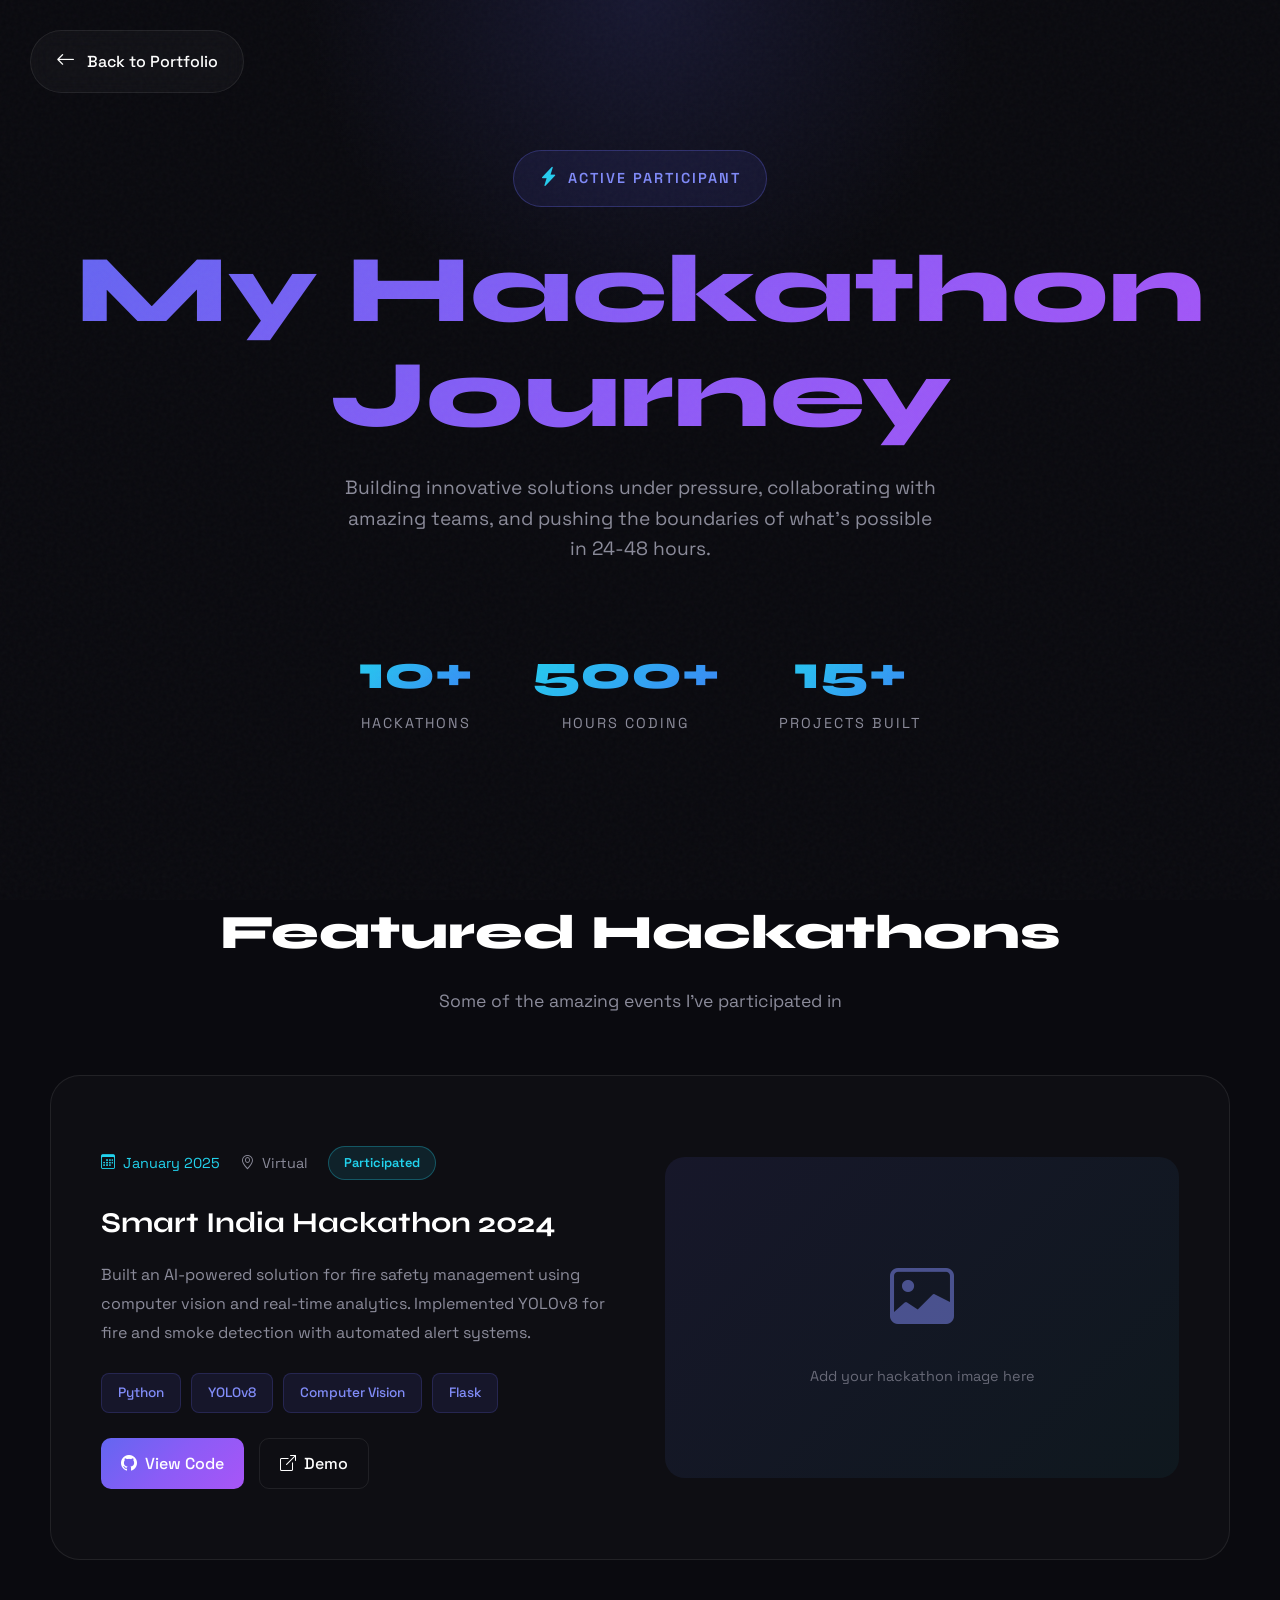
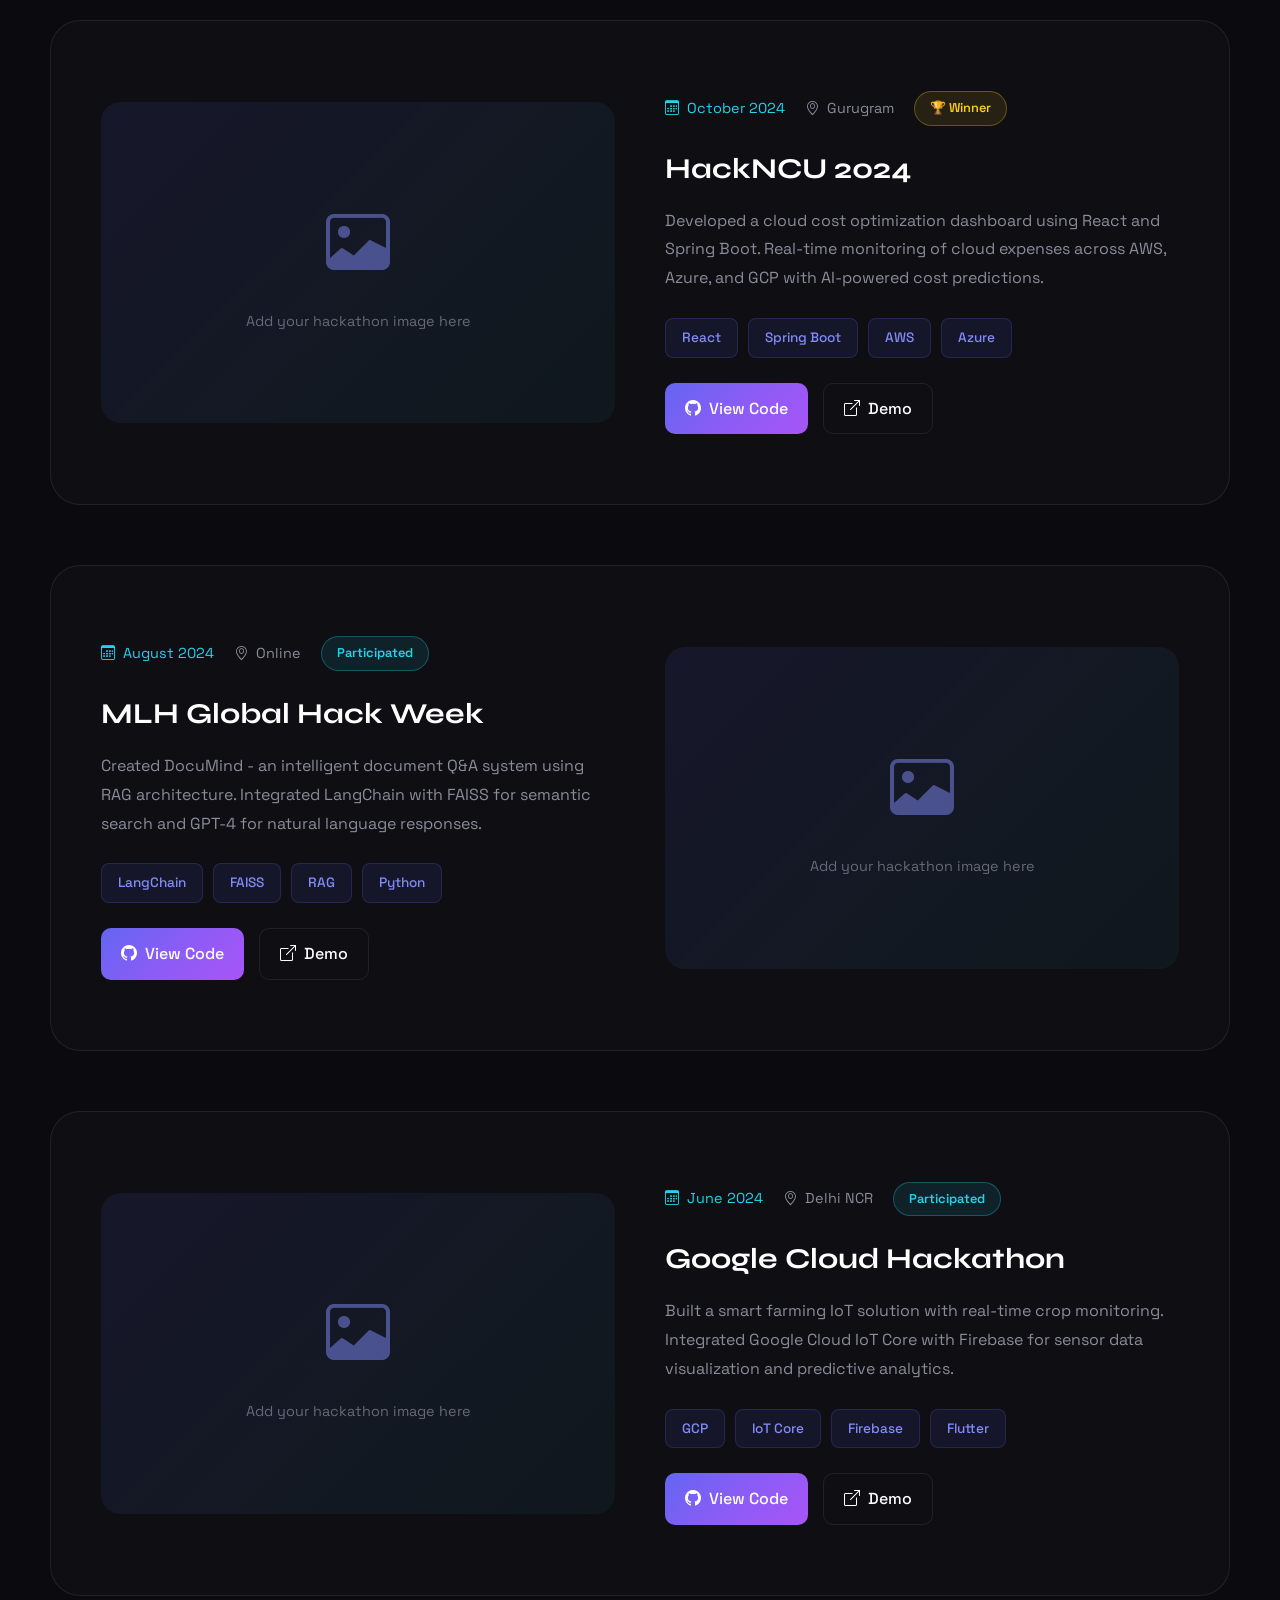
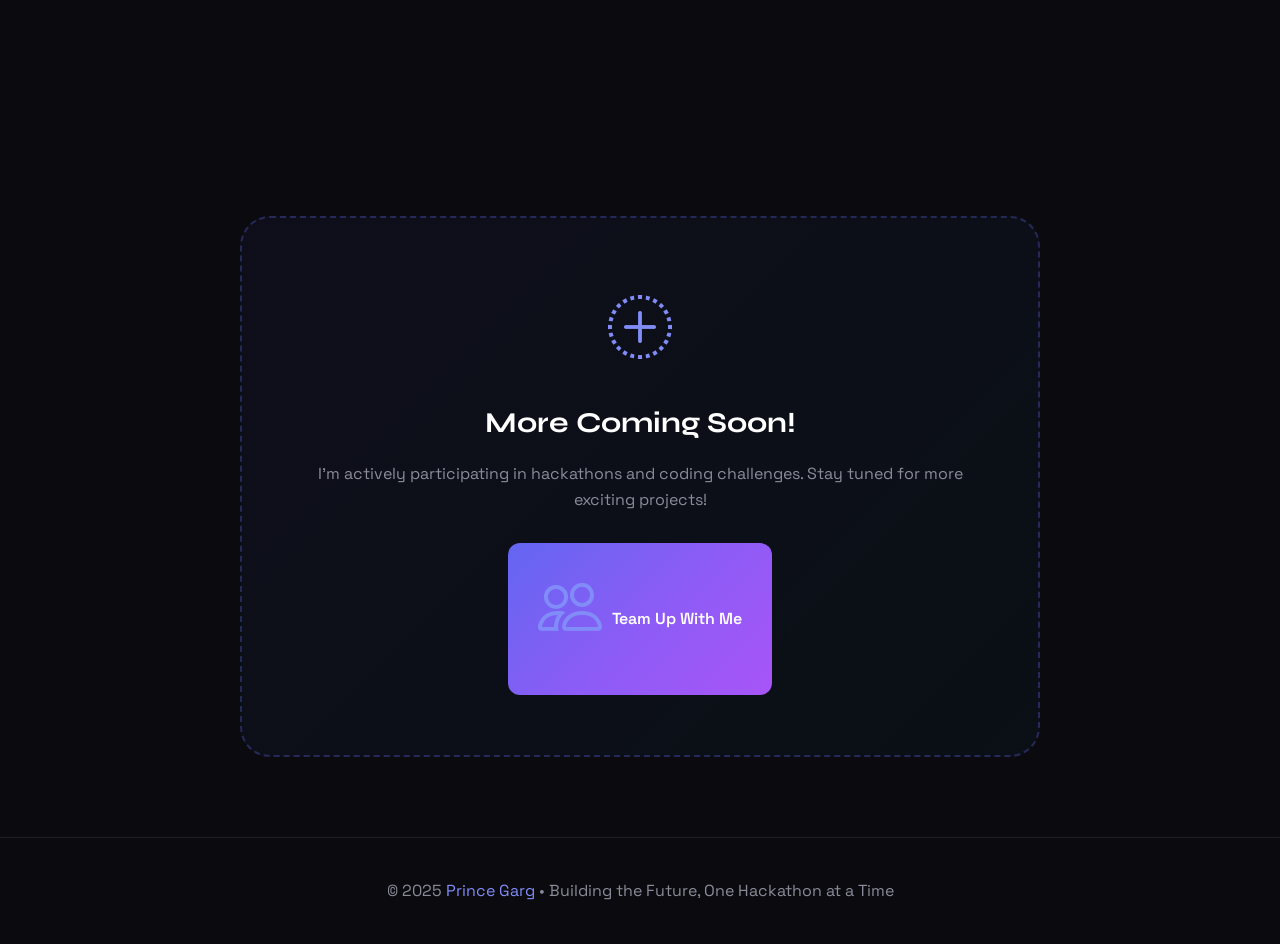
<file: hackathons.html>
<!DOCTYPE html>
<html lang="en">
<head>
  <meta name="google-adsense-account" content="ca-pub-3476834776553596">
  <script async src="https://pagead2.googlesyndication.com/pagead/js/adsbygoogle.js?client=ca-pub-3476834776553596"
     crossorigin="anonymous"></script>
  <meta charset="UTF-8">
  <meta name="viewport" content="width=device-width, initial-scale=1.0">
  <title>Hackathon Journey | Prince Garg</title>
  <link rel="preconnect" href="https://fonts.googleapis.com">
  <link rel="preconnect" href="https://fonts.gstatic.com" crossorigin>
  <link href="https://fonts.googleapis.com/css2?family=Space+Grotesk:wght@300;400;500;600;700&family=Syne:wght@400;500;600;700;800&display=swap" rel="stylesheet">
  <link rel="stylesheet" href="https://cdn.jsdelivr.net/npm/bootstrap-icons@1.11.1/font/bootstrap-icons.css">
  <style>
    :root {
      --dark: #0a0a0f;
      --darker: #050508;
      --light: #ffffff;
      --gray: #8b8b9a;
      --primary: #6366f1;
      --primary-light: #818cf8;
      --accent: #22d3ee;
      --gradient-1: linear-gradient(135deg, #6366f1, #8b5cf6, #a855f7);
      --gradient-2: linear-gradient(135deg, #22d3ee, #3b82f6);
      --border-color: rgba(255, 255, 255, 0.08);
    }

    * {
      margin: 0;
      padding: 0;
      box-sizing: border-box;
    }

    html {
      scroll-behavior: smooth;
    }

    body {
      font-family: 'Space Grotesk', sans-serif;
      background: var(--dark);
      color: var(--light);
      overflow-x: hidden;
      line-height: 1.6;
    }

    /* Noise Texture */
    body::before {
      content: '';
      position: fixed;
      top: 0;
      left: 0;
      width: 100%;
      height: 100%;
      background-image: url("data:image/svg+xml,%3Csvg viewBox='0 0 256 256' xmlns='http://www.w3.org/2000/svg'%3E%3Cfilter id='noise'%3E%3CfeTurbulence type='fractalNoise' baseFrequency='0.9' numOctaves='4' stitchTiles='stitch'/%3E%3C/filter%3E%3Crect width='100%25' height='100%25' filter='url(%23noise)'/%3E%3C/svg%3E");
      opacity: 0.03;
      pointer-events: none;
      z-index: 1000;
    }

    /* Back Button */
    .back-button {
      position: fixed;
      top: 30px;
      left: 30px;
      z-index: 100;
      display: flex;
      align-items: center;
      gap: 12px;
      padding: 15px 25px;
      background: rgba(255, 255, 255, 0.03);
      border: 1px solid var(--border-color);
      border-radius: 50px;
      color: var(--light);
      text-decoration: none;
      font-weight: 500;
      backdrop-filter: blur(10px);
      transition: all 0.4s ease;
    }

    .back-button:hover {
      background: rgba(99, 102, 241, 0.1);
      border-color: var(--primary);
      transform: translateX(-5px);
    }

    .back-button i {
      font-size: 1.2rem;
      transition: transform 0.3s ease;
    }

    .back-button:hover i {
      transform: translateX(-5px);
    }

    /* Hero Section */
    .hero {
      min-height: 60vh;
      display: flex;
      flex-direction: column;
      justify-content: center;
      align-items: center;
      text-align: center;
      padding: 150px 50px 80px;
      position: relative;
      overflow: hidden;
    }

    .hero::before {
      content: '';
      position: absolute;
      top: -50%;
      left: 50%;
      transform: translateX(-50%);
      width: 800px;
      height: 800px;
      background: radial-gradient(circle, rgba(99, 102, 241, 0.15), transparent 60%);
      pointer-events: none;
    }

    .hero-badge {
      display: inline-flex;
      align-items: center;
      gap: 10px;
      padding: 12px 25px;
      background: rgba(99, 102, 241, 0.1);
      border: 1px solid rgba(99, 102, 241, 0.3);
      border-radius: 50px;
      margin-bottom: 30px;
      animation: pulse 2s ease-in-out infinite;
    }

    @keyframes pulse {
      0%, 100% { box-shadow: 0 0 0 0 rgba(99, 102, 241, 0.4); }
      50% { box-shadow: 0 0 0 15px rgba(99, 102, 241, 0); }
    }

    .hero-badge i {
      color: var(--accent);
      font-size: 1.2rem;
    }

    .hero-badge span {
      color: var(--primary-light);
      font-weight: 600;
      font-size: 0.9rem;
      letter-spacing: 2px;
    }

    .hero h1 {
      font-family: 'Syne', sans-serif;
      font-size: clamp(3rem, 8vw, 6rem);
      font-weight: 800;
      line-height: 1.1;
      margin-bottom: 25px;
      background: var(--gradient-1);
      -webkit-background-clip: text;
      -webkit-text-fill-color: transparent;
      background-clip: text;
    }

    .hero p {
      font-size: 1.2rem;
      color: var(--gray);
      max-width: 600px;
      margin-bottom: 40px;
    }

    .hero-stats {
      display: flex;
      gap: 60px;
      margin-top: 30px;
    }

    .hero-stat {
      text-align: center;
    }

    .hero-stat .value {
      font-family: 'Syne', sans-serif;
      font-size: 3rem;
      font-weight: 800;
      background: var(--gradient-2);
      -webkit-background-clip: text;
      -webkit-text-fill-color: transparent;
      background-clip: text;
    }

    .hero-stat .label {
      color: var(--gray);
      font-size: 0.9rem;
      text-transform: uppercase;
      letter-spacing: 2px;
    }

    /* Hackathon Cards Section */
    .hackathons-grid {
      padding: 80px 50px;
      max-width: 1400px;
      margin: 0 auto;
    }

    .section-header {
      text-align: center;
      margin-bottom: 60px;
    }

    .section-header h2 {
      font-family: 'Syne', sans-serif;
      font-size: clamp(2rem, 4vw, 3rem);
      font-weight: 800;
      color: var(--light);
      margin-bottom: 15px;
    }

    .section-header p {
      color: var(--gray);
      font-size: 1.1rem;
    }

    /* Hackathon Card */
    .hackathon-card {
      display: grid;
      grid-template-columns: 1fr 1fr;
      gap: 50px;
      align-items: center;
      padding: 50px;
      margin-bottom: 60px;
      background: rgba(255, 255, 255, 0.02);
      border: 1px solid var(--border-color);
      border-radius: 30px;
      position: relative;
      overflow: hidden;
      transition: all 0.5s ease;
    }

    .hackathon-card:hover {
      border-color: rgba(99, 102, 241, 0.3);
      transform: translateY(-10px);
      box-shadow: 0 30px 60px rgba(0, 0, 0, 0.3);
    }

    .hackathon-card::before {
      content: '';
      position: absolute;
      top: 0;
      left: 0;
      right: 0;
      height: 3px;
      background: var(--gradient-1);
      transform: scaleX(0);
      transition: transform 0.5s ease;
    }

    .hackathon-card:hover::before {
      transform: scaleX(1);
    }

    .hackathon-card:nth-child(even) {
      direction: rtl;
    }

    .hackathon-card:nth-child(even) > * {
      direction: ltr;
    }

    .hackathon-image {
      position: relative;
      border-radius: 20px;
      overflow: hidden;
      aspect-ratio: 16/10;
    }

    .hackathon-image img {
      width: 100%;
      height: 100%;
      object-fit: cover;
      transition: transform 0.5s ease;
    }

    .hackathon-card:hover .hackathon-image img {
      transform: scale(1.05);
    }

    .hackathon-image::after {
      content: '';
      position: absolute;
      inset: 0;
      background: linear-gradient(135deg, rgba(99, 102, 241, 0.2), transparent);
      opacity: 0;
      transition: opacity 0.3s ease;
    }

    .hackathon-card:hover .hackathon-image::after {
      opacity: 1;
    }

    .hackathon-placeholder {
      width: 100%;
      height: 100%;
      min-height: 300px;
      background: linear-gradient(135deg, rgba(99, 102, 241, 0.1), rgba(34, 211, 238, 0.05));
      display: flex;
      flex-direction: column;
      align-items: center;
      justify-content: center;
      gap: 15px;
      color: var(--gray);
    }

    .hackathon-placeholder i {
      font-size: 4rem;
      color: var(--primary-light);
      opacity: 0.5;
    }

    .hackathon-placeholder span {
      font-size: 0.9rem;
      opacity: 0.7;
    }

    .hackathon-info {
      padding: 20px 0;
    }

    .hackathon-meta {
      display: flex;
      align-items: center;
      gap: 20px;
      margin-bottom: 20px;
      flex-wrap: wrap;
    }

    .hackathon-date {
      display: flex;
      align-items: center;
      gap: 8px;
      color: var(--accent);
      font-size: 0.9rem;
    }

    .hackathon-location {
      display: flex;
      align-items: center;
      gap: 8px;
      color: var(--gray);
      font-size: 0.9rem;
    }

    .hackathon-status {
      padding: 6px 15px;
      background: rgba(34, 211, 238, 0.1);
      border: 1px solid rgba(34, 211, 238, 0.3);
      border-radius: 20px;
      color: var(--accent);
      font-size: 0.8rem;
      font-weight: 600;
    }

    .hackathon-status.winner {
      background: rgba(250, 204, 21, 0.1);
      border-color: rgba(250, 204, 21, 0.3);
      color: #facc15;
    }

    .hackathon-info h3 {
      font-family: 'Syne', sans-serif;
      font-size: 1.8rem;
      font-weight: 700;
      color: var(--light);
      margin-bottom: 15px;
    }

    .hackathon-info p {
      color: var(--gray);
      font-size: 1rem;
      line-height: 1.8;
      margin-bottom: 25px;
    }

    .hackathon-tech {
      display: flex;
      flex-wrap: wrap;
      gap: 10px;
      margin-bottom: 25px;
    }

    .hackathon-tech span {
      padding: 8px 16px;
      background: rgba(99, 102, 241, 0.1);
      border: 1px solid rgba(99, 102, 241, 0.2);
      border-radius: 8px;
      color: var(--primary-light);
      font-size: 0.85rem;
      font-weight: 500;
    }

    .hackathon-links {
      display: flex;
      gap: 15px;
    }

    .hackathon-link {
      display: flex;
      align-items: center;
      gap: 8px;
      padding: 12px 20px;
      background: transparent;
      border: 1px solid var(--border-color);
      border-radius: 10px;
      color: var(--light);
      text-decoration: none;
      font-weight: 500;
      transition: all 0.3s ease;
    }

    .hackathon-link:hover {
      background: var(--gradient-1);
      border-color: transparent;
    }

    .hackathon-link.primary {
      background: var(--gradient-1);
      border: none;
    }

    .hackathon-link.primary:hover {
      transform: translateY(-3px);
      box-shadow: 0 10px 30px rgba(99, 102, 241, 0.4);
    }

    /* Add Hackathon CTA */
    .add-hackathon-section {
      padding: 80px 50px;
      text-align: center;
    }

    .add-hackathon-card {
      max-width: 800px;
      margin: 0 auto;
      padding: 60px;
      background: linear-gradient(135deg, rgba(99, 102, 241, 0.05), rgba(34, 211, 238, 0.03));
      border: 2px dashed rgba(99, 102, 241, 0.3);
      border-radius: 30px;
      transition: all 0.4s ease;
    }

    .add-hackathon-card:hover {
      border-color: var(--primary);
      background: rgba(99, 102, 241, 0.08);
    }

    .add-hackathon-card i {
      font-size: 4rem;
      color: var(--primary-light);
      margin-bottom: 20px;
      display: block;
    }

    .add-hackathon-card h3 {
      font-family: 'Syne', sans-serif;
      font-size: 1.8rem;
      font-weight: 700;
      color: var(--light);
      margin-bottom: 15px;
    }

    .add-hackathon-card p {
      color: var(--gray);
      margin-bottom: 30px;
    }

    .add-hackathon-btn {
      display: inline-flex;
      align-items: center;
      gap: 10px;
      padding: 15px 30px;
      background: var(--gradient-1);
      border: none;
      border-radius: 12px;
      color: white;
      font-size: 1rem;
      font-weight: 600;
      text-decoration: none;
      cursor: pointer;
      transition: all 0.3s ease;
    }

    .add-hackathon-btn:hover {
      transform: translateY(-3px);
      box-shadow: 0 15px 40px rgba(99, 102, 241, 0.4);
    }

    /* Footer */
    .page-footer {
      padding: 40px 50px;
      text-align: center;
      border-top: 1px solid var(--border-color);
    }

    .page-footer p {
      color: var(--gray);
    }

    .page-footer a {
      color: var(--primary-light);
      text-decoration: none;
    }

    /* Responsive */
    @media (max-width: 900px) {
      .hackathon-card {
        grid-template-columns: 1fr;
        padding: 30px;
      }

      .hackathon-card:nth-child(even) {
        direction: ltr;
      }

      .hero {
        padding: 120px 30px 60px;
      }

      .hero-stats {
        gap: 30px;
      }

      .hero-stat .value {
        font-size: 2rem;
      }

      .hackathons-grid {
        padding: 50px 20px;
      }
    }

    @media (max-width: 600px) {
      .back-button {
        top: 20px;
        left: 20px;
        padding: 12px 20px;
      }

      .back-button span {
        display: none;
      }

      .hero-stats {
        flex-direction: column;
        gap: 20px;
      }

      .hackathon-info h3 {
        font-size: 1.4rem;
      }

      .hackathon-links {
        flex-direction: column;
      }

      .add-hackathon-card {
        padding: 40px 25px;
      }
    }

    /* Animations */
    .fade-in {
      opacity: 0;
      transform: translateY(30px);
      animation: fadeInUp 0.8s ease forwards;
    }

    .fade-in:nth-child(1) { animation-delay: 0.1s; }
    .fade-in:nth-child(2) { animation-delay: 0.2s; }
    .fade-in:nth-child(3) { animation-delay: 0.3s; }
    .fade-in:nth-child(4) { animation-delay: 0.4s; }
    .fade-in:nth-child(5) { animation-delay: 0.5s; }

    @keyframes fadeInUp {
      to {
        opacity: 1;
        transform: translateY(0);
      }
    }
  </style>
</head>
<body>

  <!-- Back Button -->
  <a href="index.html?skiploader=true#hackathon" class="back-button">
    <i class="bi bi-arrow-left"></i>
    <span>Back to Portfolio</span>
  </a>

  <!-- Hero Section -->
  <section class="hero">
    <div class="hero-badge">
      <i class="bi bi-lightning-charge-fill"></i>
      <span>ACTIVE PARTICIPANT</span>
    </div>
    
    <h1>My Hackathon Journey</h1>
    <p>Building innovative solutions under pressure, collaborating with amazing teams, and pushing the boundaries of what's possible in 24-48 hours.</p>
    
    <div class="hero-stats">
      <div class="hero-stat">
        <div class="value">10+</div>
        <div class="label">Hackathons</div>
      </div>
      <div class="hero-stat">
        <div class="value">500+</div>
        <div class="label">Hours Coding</div>
      </div>
      <div class="hero-stat">
        <div class="value">15+</div>
        <div class="label">Projects Built</div>
      </div>
    </div>
  </section>

  <!-- Hackathons Grid -->
  <section class="hackathons-grid">
    <div class="section-header">
      <h2>Featured Hackathons</h2>
      <p>Some of the amazing events I've participated in</p>
    </div>

    <!-- Hackathon Card 1 -->
    <div class="hackathon-card fade-in">
      <div class="hackathon-image">
        <!-- Replace src with your actual image -->
        <div class="hackathon-placeholder">
          <i class="bi bi-image"></i>
          <span>Add your hackathon image here</span>
        </div>
        <!-- <img src="images/hackathon1.jpg" alt="Hackathon Name"> -->
      </div>
      <div class="hackathon-info">
        <div class="hackathon-meta">
          <span class="hackathon-date">
            <i class="bi bi-calendar3"></i>
            January 2025
          </span>
          <span class="hackathon-location">
            <i class="bi bi-geo-alt"></i>
            Virtual
          </span>
          <span class="hackathon-status">Participated</span>
        </div>
        <h3>Smart India Hackathon 2024</h3>
        <p>Built an AI-powered solution for fire safety management using computer vision and real-time analytics. Implemented YOLOv8 for fire and smoke detection with automated alert systems.</p>
        <div class="hackathon-tech">
          <span>Python</span>
          <span>YOLOv8</span>
          <span>Computer Vision</span>
          <span>Flask</span>
        </div>
        <div class="hackathon-links">
          <a href="#" class="hackathon-link primary">
            <i class="bi bi-github"></i>
            View Code
          </a>
          <a href="#" class="hackathon-link">
            <i class="bi bi-box-arrow-up-right"></i>
            Demo
          </a>
        </div>
      </div>
    </div>

    <!-- Hackathon Card 2 -->
    <div class="hackathon-card fade-in">
      <div class="hackathon-image">
        <div class="hackathon-placeholder">
          <i class="bi bi-image"></i>
          <span>Add your hackathon image here</span>
        </div>
      </div>
      <div class="hackathon-info">
        <div class="hackathon-meta">
          <span class="hackathon-date">
            <i class="bi bi-calendar3"></i>
            October 2024
          </span>
          <span class="hackathon-location">
            <i class="bi bi-geo-alt"></i>
            Gurugram
          </span>
          <span class="hackathon-status winner">🏆 Winner</span>
        </div>
        <h3>HackNCU 2024</h3>
        <p>Developed a cloud cost optimization dashboard using React and Spring Boot. Real-time monitoring of cloud expenses across AWS, Azure, and GCP with AI-powered cost predictions.</p>
        <div class="hackathon-tech">
          <span>React</span>
          <span>Spring Boot</span>
          <span>AWS</span>
          <span>Azure</span>
        </div>
        <div class="hackathon-links">
          <a href="#" class="hackathon-link primary">
            <i class="bi bi-github"></i>
            View Code
          </a>
          <a href="#" class="hackathon-link">
            <i class="bi bi-box-arrow-up-right"></i>
            Demo
          </a>
        </div>
      </div>
    </div>

    <!-- Hackathon Card 3 -->
    <div class="hackathon-card fade-in">
      <div class="hackathon-image">
        <div class="hackathon-placeholder">
          <i class="bi bi-image"></i>
          <span>Add your hackathon image here</span>
        </div>
      </div>
      <div class="hackathon-info">
        <div class="hackathon-meta">
          <span class="hackathon-date">
            <i class="bi bi-calendar3"></i>
            August 2024
          </span>
          <span class="hackathon-location">
            <i class="bi bi-geo-alt"></i>
            Online
          </span>
          <span class="hackathon-status">Participated</span>
        </div>
        <h3>MLH Global Hack Week</h3>
        <p>Created DocuMind - an intelligent document Q&A system using RAG architecture. Integrated LangChain with FAISS for semantic search and GPT-4 for natural language responses.</p>
        <div class="hackathon-tech">
          <span>LangChain</span>
          <span>FAISS</span>
          <span>RAG</span>
          <span>Python</span>
        </div>
        <div class="hackathon-links">
          <a href="#" class="hackathon-link primary">
            <i class="bi bi-github"></i>
            View Code
          </a>
          <a href="#" class="hackathon-link">
            <i class="bi bi-box-arrow-up-right"></i>
            Demo
          </a>
        </div>
      </div>
    </div>

    <!-- Hackathon Card 4 -->
    <div class="hackathon-card fade-in">
      <div class="hackathon-image">
        <div class="hackathon-placeholder">
          <i class="bi bi-image"></i>
          <span>Add your hackathon image here</span>
        </div>
      </div>
      <div class="hackathon-info">
        <div class="hackathon-meta">
          <span class="hackathon-date">
            <i class="bi bi-calendar3"></i>
            June 2024
          </span>
          <span class="hackathon-location">
            <i class="bi bi-geo-alt"></i>
            Delhi NCR
          </span>
          <span class="hackathon-status">Participated</span>
        </div>
        <h3>Google Cloud Hackathon</h3>
        <p>Built a smart farming IoT solution with real-time crop monitoring. Integrated Google Cloud IoT Core with Firebase for sensor data visualization and predictive analytics.</p>
        <div class="hackathon-tech">
          <span>GCP</span>
          <span>IoT Core</span>
          <span>Firebase</span>
          <span>Flutter</span>
        </div>
        <div class="hackathon-links">
          <a href="#" class="hackathon-link primary">
            <i class="bi bi-github"></i>
            View Code
          </a>
          <a href="#" class="hackathon-link">
            <i class="bi bi-box-arrow-up-right"></i>
            Demo
          </a>
        </div>
      </div>
    </div>

  </section>

  <!-- Add More Section -->
  <section class="add-hackathon-section">
    <div class="add-hackathon-card">
      <i class="bi bi-plus-circle-dotted"></i>
      <h3>More Coming Soon!</h3>
      <p>I'm actively participating in hackathons and coding challenges. Stay tuned for more exciting projects!</p>
      <a href="mailto:pg3355716@gmail.com?subject=Let's Team Up for a Hackathon!" class="add-hackathon-btn">
        <i class="bi bi-people"></i>
        Team Up With Me
      </a>
    </div>
  </section>

  <!-- Footer -->
  <footer class="page-footer">
    <p>© 2025 <a href="portfolio-new.html">Prince Garg</a> • Building the Future, One Hackathon at a Time</p>
  </footer>

  <script>
    // Scroll Animation
    const observer = new IntersectionObserver((entries) => {
      entries.forEach(entry => {
        if (entry.isIntersecting) {
          entry.target.style.animationPlayState = 'running';
        }
      });
    }, { threshold: 0.1 });

    document.querySelectorAll('.fade-in').forEach(el => {
      el.style.animationPlayState = 'paused';
      observer.observe(el);
    });
  </script>

</body>
</html>
</file>
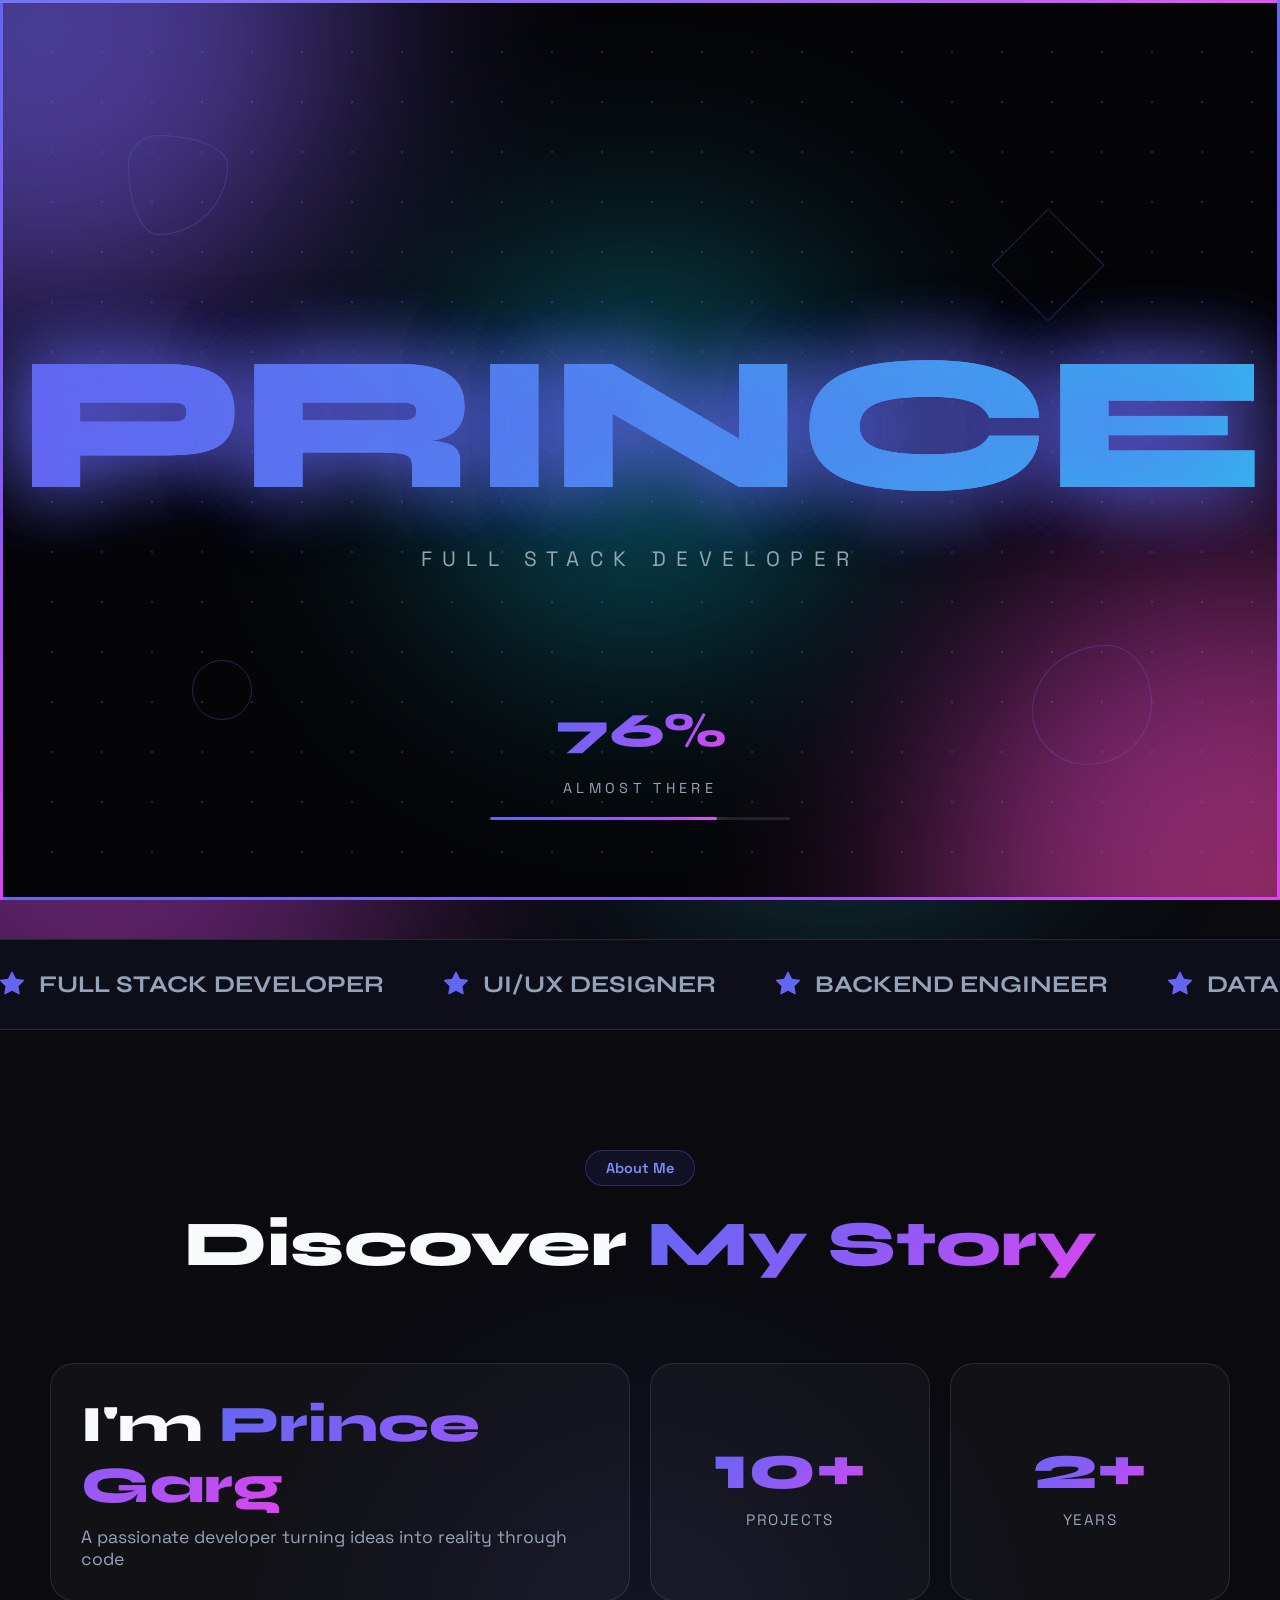
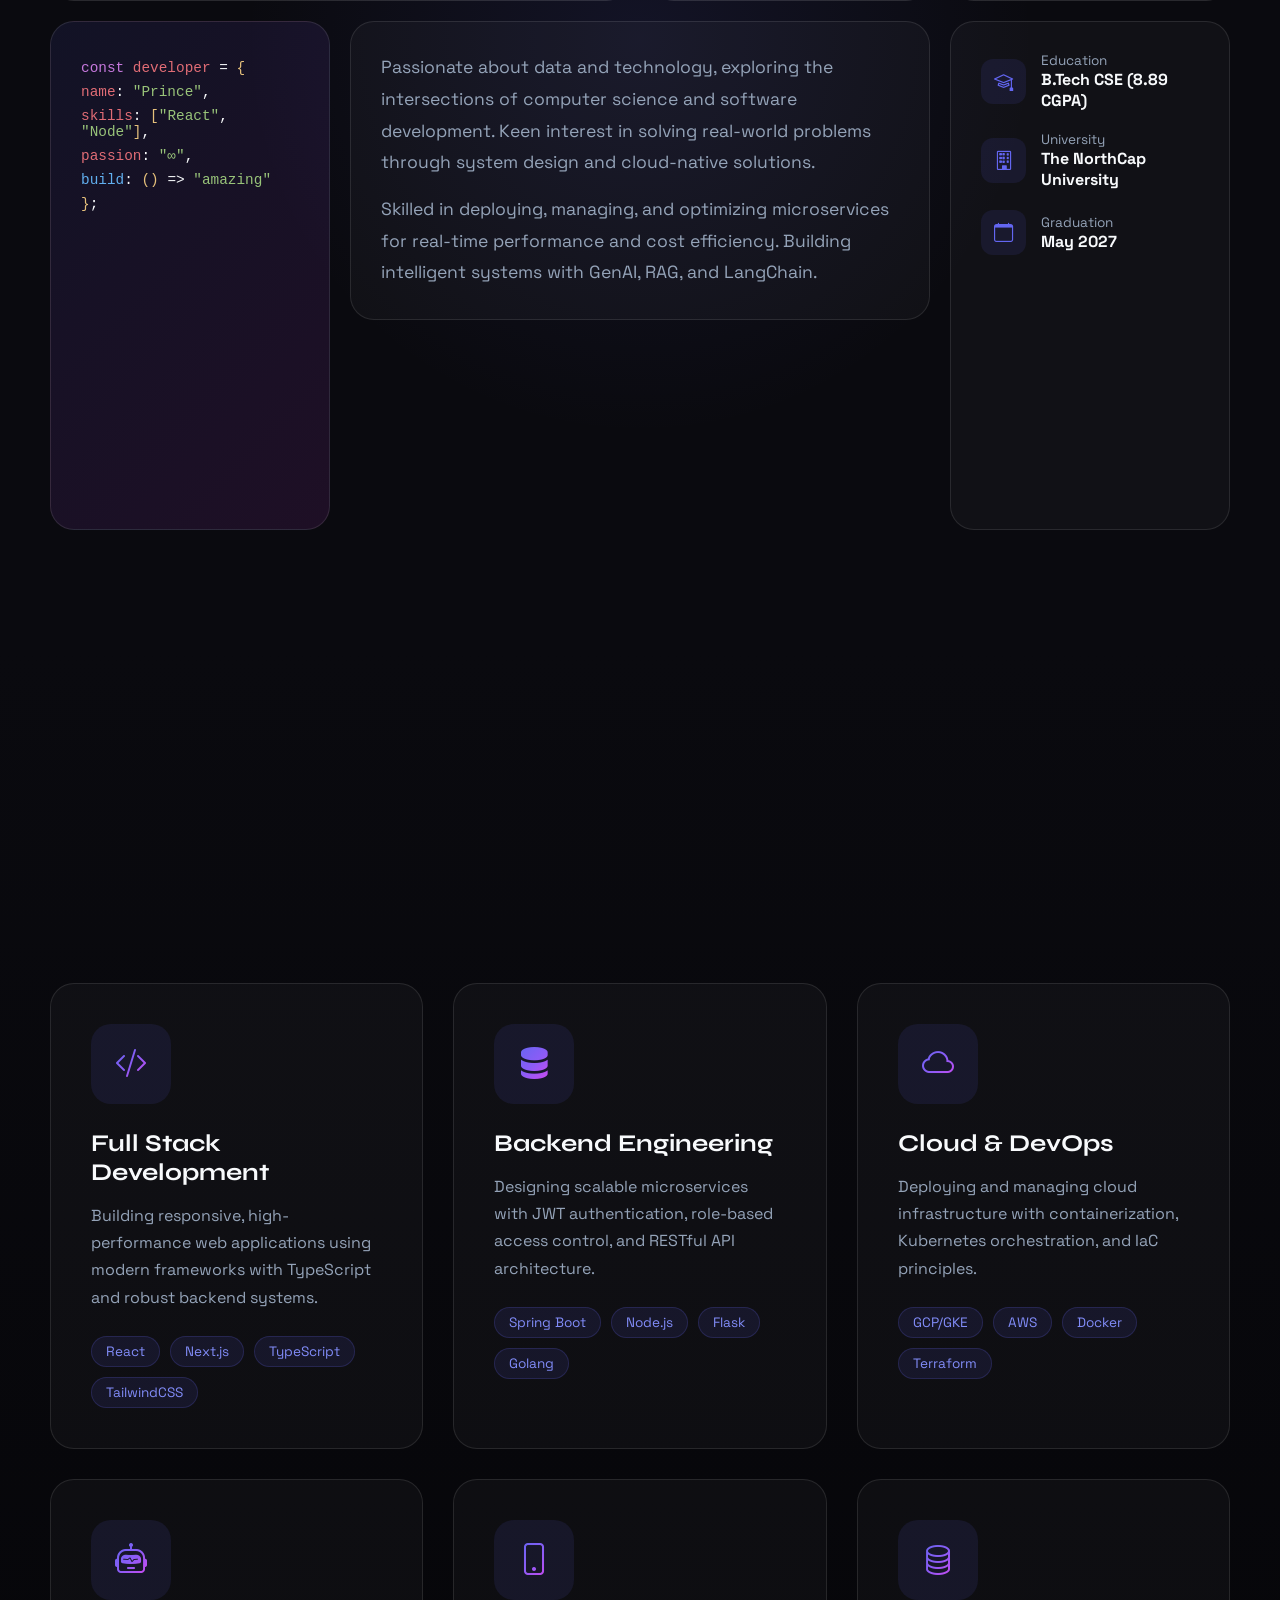
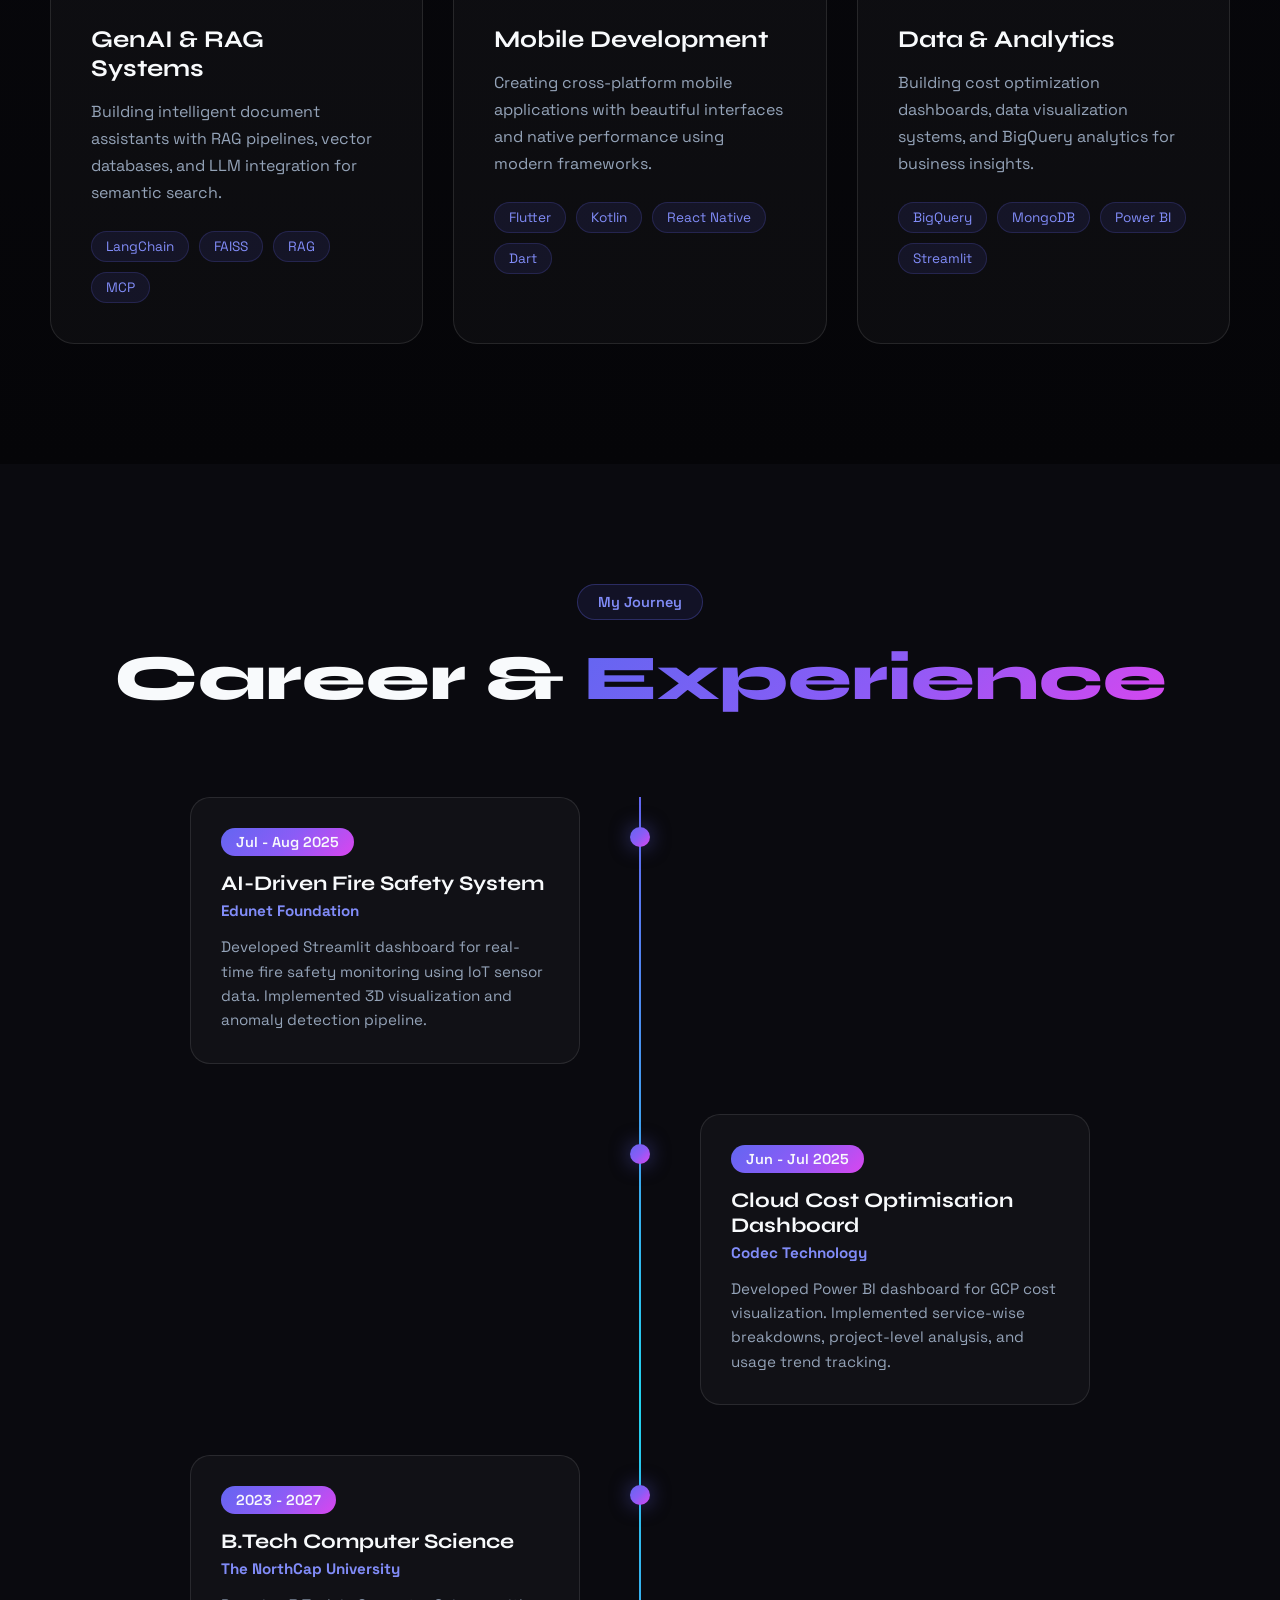
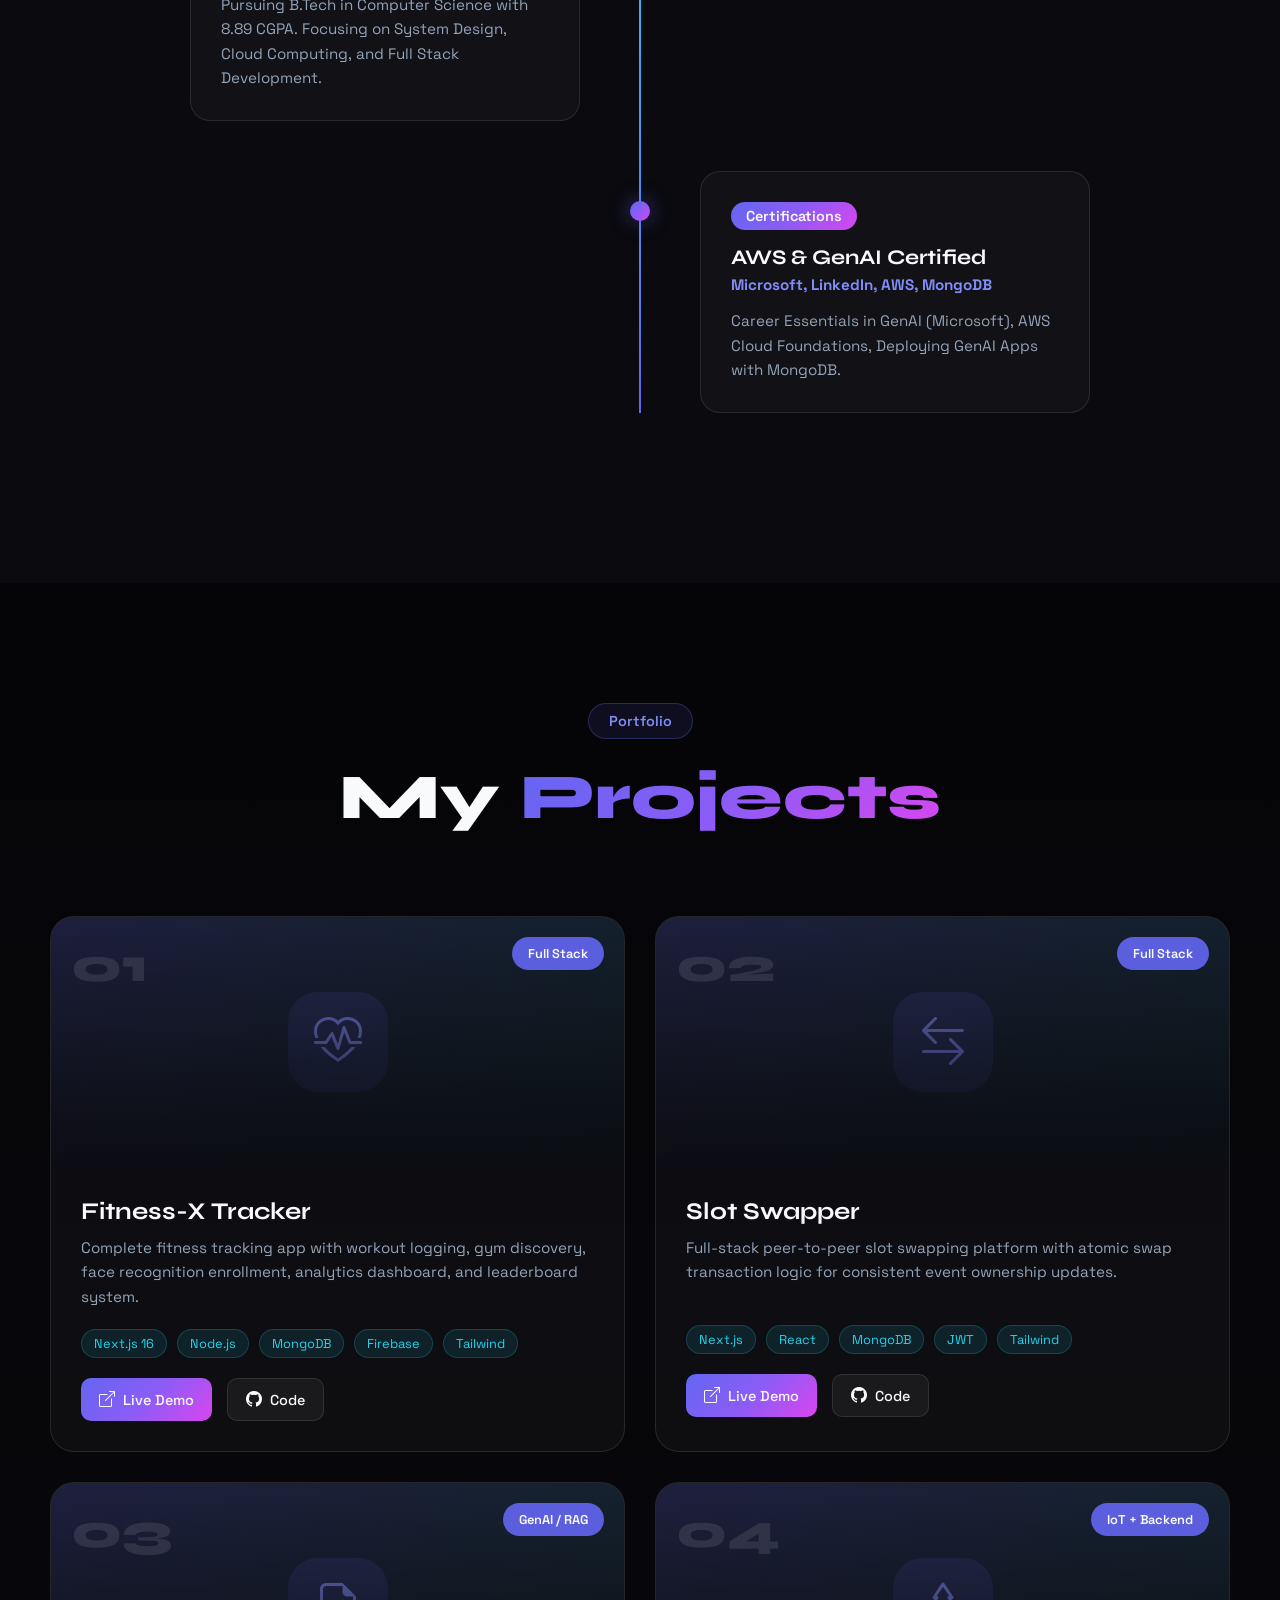
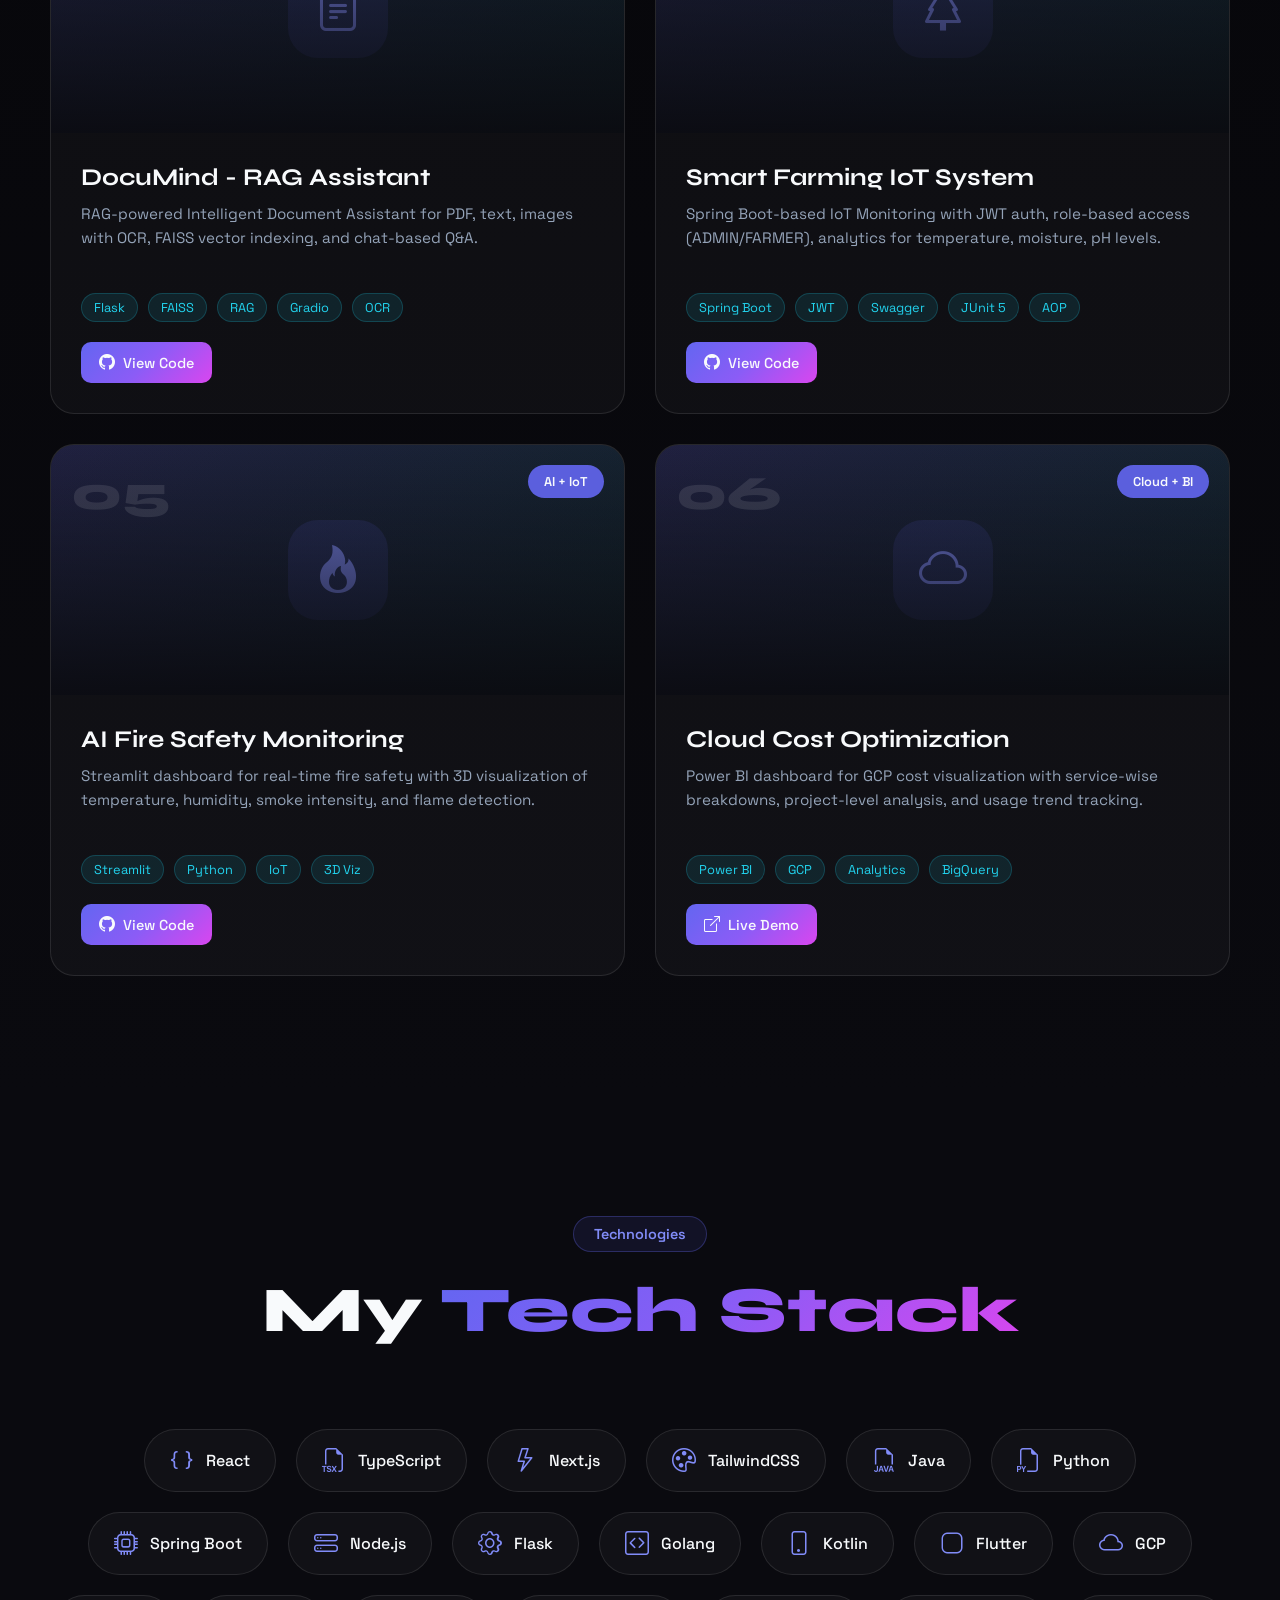
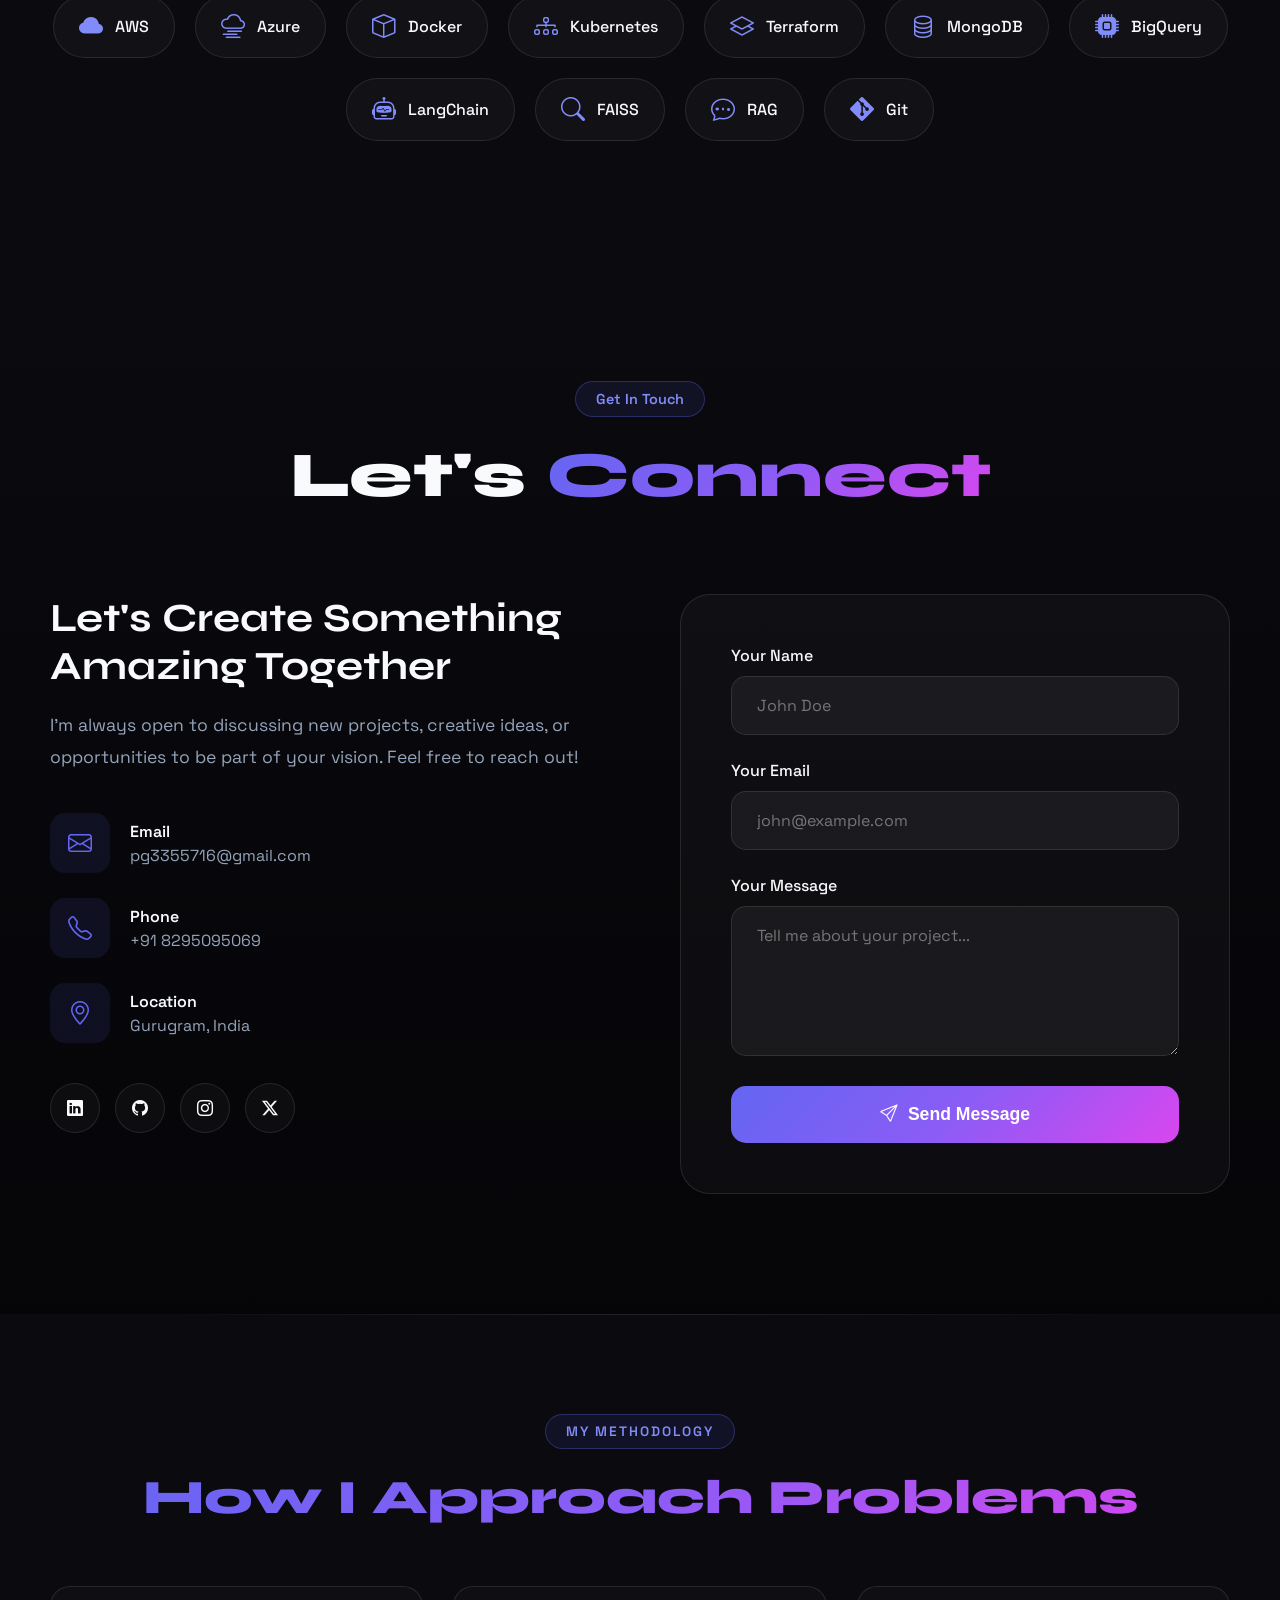
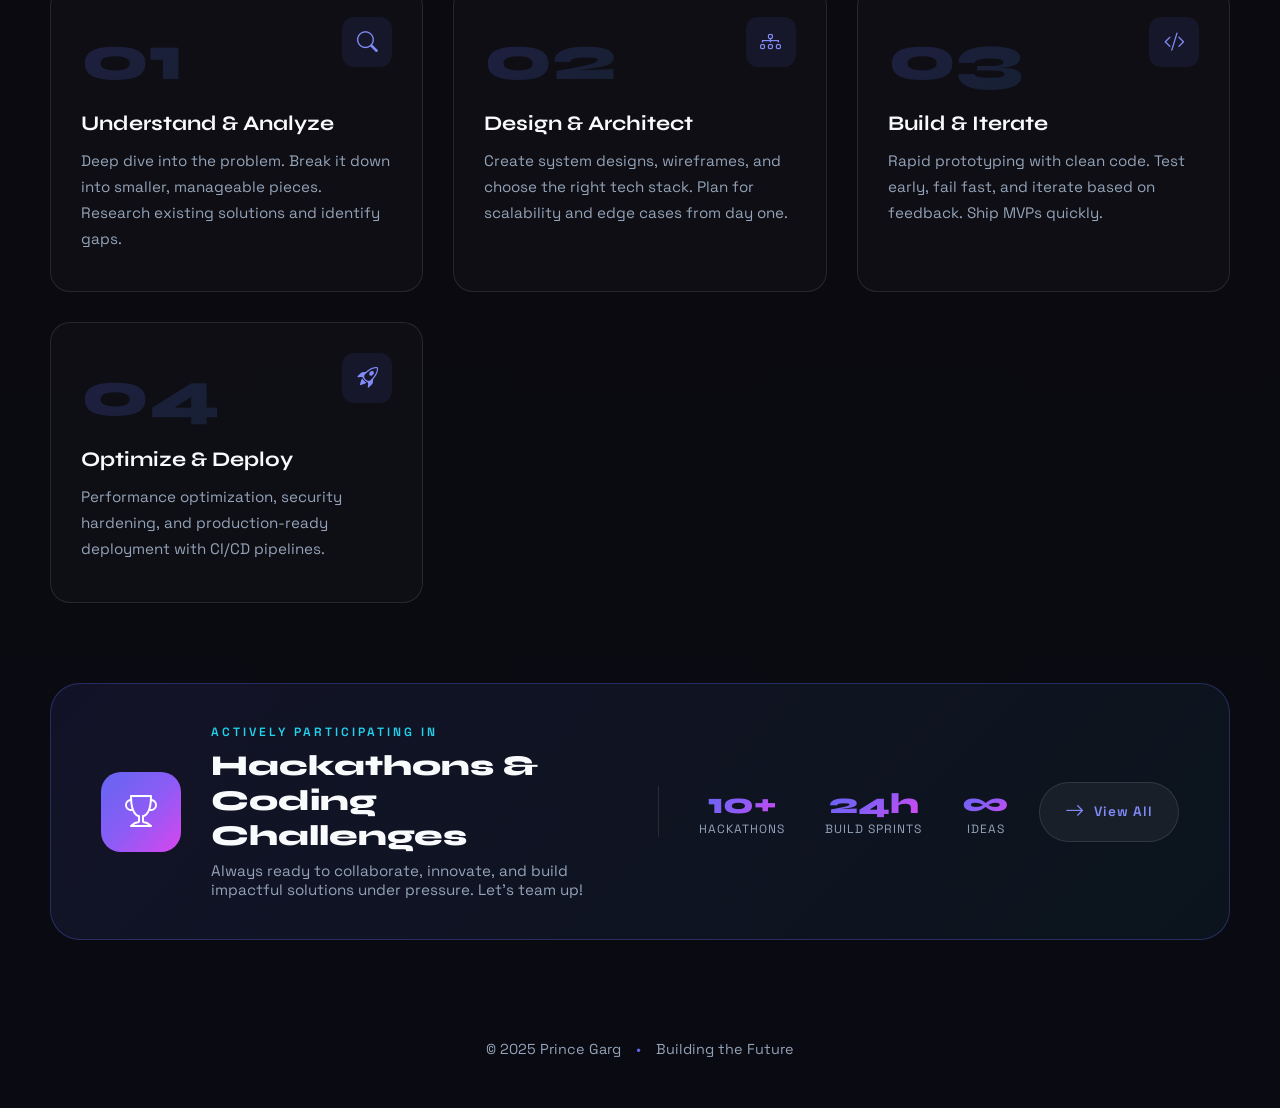
<file: portfolio-new.html>
<!DOCTYPE html>
<html lang="en">
<head>
  <meta charset="UTF-8">
  <meta name="viewport" content="width=device-width, initial-scale=1.0">
  <title>Prince Garg | Full Stack Developer</title>
  
  <!-- Google Fonts -->
  <link rel="preconnect" href="https://fonts.googleapis.com">
  <link rel="preconnect" href="https://fonts.gstatic.com" crossorigin>
  <link href="https://fonts.googleapis.com/css2?family=Space+Grotesk:wght@300;400;500;600;700&family=Syne:wght@400;500;600;700;800&display=swap" rel="stylesheet">
  
  <!-- Bootstrap Icons -->
  <link href="https://cdn.jsdelivr.net/npm/bootstrap-icons@1.10.5/font/bootstrap-icons.css" rel="stylesheet">
  
  <style>
    :root {
      --primary: #6366f1;
      --primary-light: #818cf8;
      --accent: #22d3ee;
      --accent-2: #f43f5e;
      --dark: #0a0a0f;
      --darker: #050508;
      --light: #f8fafc;
      --gray: #94a3b8;
      --card-bg: rgba(255, 255, 255, 0.03);
      --border-color: rgba(255, 255, 255, 0.1);
      --gradient-1: linear-gradient(135deg, #6366f1 0%, #8b5cf6 50%, #d946ef 100%);
      --gradient-2: linear-gradient(135deg, #22d3ee 0%, #6366f1 100%);
      --gradient-3: linear-gradient(135deg, #f43f5e 0%, #fb923c 100%);
      --gradient-text: linear-gradient(90deg, #6366f1, #22d3ee, #d946ef, #6366f1);
      --glow-primary: 0 0 40px rgba(99, 102, 241, 0.4);
      --glow-accent: 0 0 40px rgba(34, 211, 238, 0.4);
      --transition-smooth: cubic-bezier(0.16, 1, 0.3, 1);
      --transition-bounce: cubic-bezier(0.34, 1.56, 0.64, 1);
    }

    * {
      margin: 0;
      padding: 0;
      box-sizing: border-box;
    }

    html {
      scroll-behavior: smooth;
    }

    body {
      font-family: 'Space Grotesk', sans-serif;
      background: var(--dark);
      color: var(--light);
      overflow-x: hidden;
      cursor: default;
      -webkit-font-smoothing: antialiased;
      -moz-osx-font-smoothing: grayscale;
    }

    /* GPU Acceleration for smooth animations */
    .preloader, .cursor, .cursor-dot, .navbar, .hero-gradient, .hero-orb {
      will-change: transform, opacity;
      transform: translateZ(0);
      backface-visibility: hidden;
    }

    /* Simplified Noise Texture - less performance impact */
    body::before {
      content: '';
      position: fixed;
      top: 0;
      left: 0;
      width: 100%;
      height: 100%;
      background: transparent;
      opacity: 0.02;
      pointer-events: none;
      z-index: 9998;
    }

    /* Smooth Scroll Container */
    .smooth-scroll-container {
      will-change: transform;
    }

    /* Selection Style */
    ::selection {
      background: var(--primary);
      color: white;
    }

    /* Custom Scrollbar */
    ::-webkit-scrollbar {
      width: 8px;
    }
    ::-webkit-scrollbar-track {
      background: var(--darker);
    }
    ::-webkit-scrollbar-thumb {
      background: var(--gradient-1);
      border-radius: 10px;
    }
    ::-webkit-scrollbar-thumb:hover {
      background: var(--primary-light);
    }

    /* Gradient Animation */
    @keyframes gradient-shift {
      0% { background-position: 0% 50%; }
      50% { background-position: 100% 50%; }
      100% { background-position: 0% 50%; }
    }

    /* Magnetic Button Base */
    .magnetic-btn {
      position: relative;
      transition: transform 0.3s var(--transition-smooth);
    }

    /* Split Text Animation */
    .split-text .char {
      display: inline-block;
      opacity: 0;
      transform: translateY(100px) rotate(10deg);
      animation: charReveal 0.8s var(--transition-smooth) forwards;
    }

    @keyframes charReveal {
      to {
        opacity: 1;
        transform: translateY(0) rotate(0deg);
      }
    }

    /* Hover Glow Effect */
    .glow-hover {
      position: relative;
      transition: all 0.3s ease;
    }

    .glow-hover::before {
      content: '';
      position: absolute;
      top: 50%;
      left: 50%;
      width: 100%;
      height: 100%;
      background: var(--gradient-1);
      border-radius: inherit;
      transform: translate(-50%, -50%) scale(0.9);
      opacity: 0;
      filter: blur(20px);
      transition: all 0.4s ease;
      z-index: -1;
    }

    .glow-hover:hover::before {
      opacity: 0.5;
      transform: translate(-50%, -50%) scale(1.1);
    }

    /* Text Gradient Animation */
    .animated-gradient-text {
      background: var(--gradient-text);
      background-size: 300% 100%;
      -webkit-background-clip: text;
      -webkit-text-fill-color: transparent;
      background-clip: text;
      animation: gradient-shift 4s ease infinite;
    }

    /* Floating Animation */
    @keyframes float {
      0%, 100% { transform: translateY(0) rotate(0deg); }
      50% { transform: translateY(-20px) rotate(5deg); }
    }

    /* Morph Animation */
    @keyframes morph {
      0%, 100% { border-radius: 60% 40% 30% 70% / 60% 30% 70% 40%; }
      50% { border-radius: 30% 60% 70% 40% / 50% 60% 30% 60%; }
    }

    /* Scale In Animation */
    @keyframes scaleIn {
      from { transform: scale(0); opacity: 0; }
      to { transform: scale(1); opacity: 1; }
    }

    /* Slide Up Animation */
    @keyframes slideUp {
      from { transform: translateY(100px); opacity: 0; }
      to { transform: translateY(0); opacity: 1; }
    }

    /* Blur In Animation */
    @keyframes blurIn {
      from { filter: blur(20px); opacity: 0; }
      to { filter: blur(0); opacity: 1; }
    }

    /* Rotate In Animation */
    @keyframes rotateIn {
      from { transform: rotate(-180deg) scale(0); opacity: 0; }
      to { transform: rotate(0) scale(1); opacity: 1; }
    }

    /* Stagger Delay Helper */
    [data-delay="1"] { animation-delay: 0.1s !important; }
    [data-delay="2"] { animation-delay: 0.2s !important; }
    [data-delay="3"] { animation-delay: 0.3s !important; }
    [data-delay="4"] { animation-delay: 0.4s !important; }
    [data-delay="5"] { animation-delay: 0.5s !important; }
    [data-delay="6"] { animation-delay: 0.6s !important; }
    [data-delay="7"] { animation-delay: 0.7s !important; }
    [data-delay="8"] { animation-delay: 0.8s !important; }

    /* ==================== PRELOADER ==================== */
    .preloader {
      position: fixed;
      top: 0;
      left: 0;
      width: 100%;
      height: 100%;
      background: var(--darker);
      display: flex;
      flex-direction: column;
      justify-content: center;
      align-items: center;
      z-index: 10000;
      overflow: hidden;
    }

    .preloader.hidden {
      animation: preloaderExit 0.6s cubic-bezier(0.77, 0, 0.175, 1) forwards;
    }

    @keyframes preloaderExit {
      0% { 
        opacity: 1;
        transform: scale(1);
      }
      100% { 
        opacity: 0;
        transform: scale(1.1);
        visibility: hidden;
      }
    }

    .preloader-bg {
      position: absolute;
      width: 100%;
      height: 100%;
      overflow: hidden;
    }

    .preloader-gradient {
      position: absolute;
      width: 600px;
      height: 600px;
      border-radius: 50%;
      filter: blur(120px);
      opacity: 0.6;
      animation: preloaderFloat 6s ease-in-out infinite;
    }

    .preloader-gradient.g1 {
      background: linear-gradient(135deg, #6366f1 0%, #8b5cf6 100%);
      top: -30%;
      left: -20%;
    }

    .preloader-gradient.g2 {
      background: linear-gradient(135deg, #d946ef 0%, #f43f5e 100%);
      bottom: -30%;
      right: -20%;
      animation-delay: -3s;
    }

    .preloader-gradient.g3 {
      background: linear-gradient(135deg, #22d3ee 0%, #06b6d4 100%);
      top: 50%;
      left: 50%;
      transform: translate(-50%, -50%);
      width: 400px;
      height: 400px;
      animation-delay: -1.5s;
      opacity: 0.4;
    }

    @keyframes preloaderFloat {
      0%, 100% { transform: translate(0, 0) scale(1) rotate(0deg); }
      25% { transform: translate(50px, -30px) scale(1.1) rotate(5deg); }
      50% { transform: translate(30px, 50px) scale(1.2) rotate(-5deg); }
      75% { transform: translate(-30px, 20px) scale(1.05) rotate(3deg); }
    }

    /* Particle Grid */
    .preloader-particles {
      position: absolute;
      width: 100%;
      height: 100%;
      background-image: 
        radial-gradient(circle at 2px 2px, rgba(99, 102, 241, 0.3) 1px, transparent 1px);
      background-size: 50px 50px;
      animation: particleMove 20s linear infinite;
    }

    @keyframes particleMove {
      0% { background-position: 0 0; }
      100% { background-position: 50px 50px; }
    }

    /* Floating Shapes */
    .preloader-shape {
      position: absolute;
      border: 1px solid rgba(99, 102, 241, 0.3);
      animation: shapeFloat 8s ease-in-out infinite;
    }

    .preloader-shape.shape1 {
      width: 100px;
      height: 100px;
      top: 15%;
      left: 10%;
      border-radius: 30% 70% 70% 30% / 30% 30% 70% 70%;
      animation-delay: 0s;
    }

    .preloader-shape.shape2 {
      width: 60px;
      height: 60px;
      bottom: 20%;
      left: 15%;
      border-radius: 50%;
      animation-delay: -2s;
    }

    .preloader-shape.shape3 {
      width: 80px;
      height: 80px;
      top: 25%;
      right: 15%;
      transform: rotate(45deg);
      animation-delay: -4s;
    }

    .preloader-shape.shape4 {
      width: 120px;
      height: 120px;
      bottom: 15%;
      right: 10%;
      border-radius: 63% 37% 54% 46% / 55% 48% 52% 45%;
      animation-delay: -6s;
    }

    @keyframes shapeFloat {
      0%, 100% { transform: translateY(0) rotate(0deg); opacity: 0.3; }
      50% { transform: translateY(-20px) rotate(180deg); opacity: 0.6; }
    }

    .preloader-content {
      position: relative;
      z-index: 1;
      text-align: center;
      perspective: 1000px;
    }

    .preloader-logo {
      font-family: 'Syne', sans-serif;
      font-size: clamp(4rem, 15vw, 12rem);
      font-weight: 800;
      background: var(--gradient-text);
      background-size: 400% 100%;
      -webkit-background-clip: text;
      -webkit-text-fill-color: transparent;
      background-clip: text;
      animation: gradient-shift 4s ease infinite, logoReveal 1.5s cubic-bezier(0.16, 1, 0.3, 1) forwards, logo3D 6s ease-in-out infinite 1.5s;
      letter-spacing: -0.02em;
      line-height: 1;
      text-shadow: 0 0 80px rgba(99, 102, 241, 0.5);
    }

    @keyframes logoReveal {
      0% { 
        opacity: 0; 
        transform: translateY(100px) rotateX(45deg) scale(0.8);
        filter: blur(10px);
      }
      100% { 
        opacity: 1; 
        transform: translateY(0) rotateX(0deg) scale(1);
        filter: blur(0);
      }
    }

    @keyframes logo3D {
      0%, 100% { transform: rotateY(0deg) rotateX(0deg); }
      25% { transform: rotateY(5deg) rotateX(2deg); }
      75% { transform: rotateY(-5deg) rotateX(-2deg); }
    }

    .preloader-subtitle {
      font-size: 1.3rem;
      color: var(--gray);
      letter-spacing: 0.5em;
      text-transform: uppercase;
      margin-top: 25px;
      animation: subtitleReveal 1.2s cubic-bezier(0.16, 1, 0.3, 1) 0.5s forwards;
      opacity: 0;
    }

    @keyframes subtitleReveal {
      0% { 
        opacity: 0; 
        transform: translateY(30px);
        letter-spacing: 1em;
      }
      100% { 
        opacity: 1; 
        transform: translateY(0);
        letter-spacing: 0.5em;
      }
    }

    /* Glitch Effect */
    .preloader-logo::before,
    .preloader-logo::after {
      content: 'PRINCE';
      position: absolute;
      top: 0;
      left: 0;
      width: 100%;
      height: 100%;
      background: var(--gradient-text);
      background-size: 400% 100%;
      -webkit-background-clip: text;
      -webkit-text-fill-color: transparent;
      background-clip: text;
    }

    .preloader-logo::before {
      animation: glitch-1 3s infinite linear alternate-reverse;
    }

    .preloader-logo::after {
      animation: glitch-2 3s infinite linear alternate-reverse;
    }

    @keyframes glitch-1 {
      0%, 80%, 100% { clip-path: inset(0 0 0 0); transform: translate(0); }
      85% { clip-path: inset(20% 0 60% 0); transform: translate(-3px, 2px); }
      90% { clip-path: inset(50% 0 30% 0); transform: translate(3px, -2px); }
      95% { clip-path: inset(70% 0 10% 0); transform: translate(-2px, 1px); }
    }

    @keyframes glitch-2 {
      0%, 80%, 100% { clip-path: inset(0 0 0 0); transform: translate(0); }
      82% { clip-path: inset(30% 0 50% 0); transform: translate(2px, -2px); }
      88% { clip-path: inset(10% 0 70% 0); transform: translate(-3px, 2px); }
      94% { clip-path: inset(60% 0 20% 0); transform: translate(2px, -1px); }
    }

    .preloader-counter {
      position: absolute;
      bottom: 80px;
      left: 50%;
      transform: translateX(-50%);
      display: flex;
      flex-direction: column;
      align-items: center;
      gap: 20px;
    }

    .preloader-percent {
      font-family: 'Syne', sans-serif;
      font-size: 3rem;
      font-weight: 800;
      background: var(--gradient-1);
      -webkit-background-clip: text;
      -webkit-text-fill-color: transparent;
      background-clip: text;
    }

    .preloader-text {
      font-size: 0.9rem;
      color: var(--gray);
      letter-spacing: 0.3em;
      text-transform: uppercase;
      animation: pulse 2s ease-in-out infinite;
    }

    @keyframes pulse {
      0%, 100% { opacity: 0.5; }
      50% { opacity: 1; }
    }

    .preloader-bar {
      width: 300px;
      height: 3px;
      background: rgba(255, 255, 255, 0.1);
      border-radius: 10px;
      overflow: hidden;
      position: relative;
    }

    .preloader-progress {
      height: 100%;
      background: var(--gradient-1);
      width: 0%;
      border-radius: 10px;
      position: relative;
      transition: width 0.1s ease;
    }

    .preloader-progress::after {
      content: '';
      position: absolute;
      top: 0;
      right: 0;
      width: 20px;
      height: 100%;
      background: white;
      filter: blur(10px);
      animation: progressGlow 0.5s ease-in-out infinite;
    }

    @keyframes progressGlow {
      0%, 100% { opacity: 0.5; }
      50% { opacity: 1; }
    }

    .preloader-line {
      position: absolute;
      background: var(--gradient-1);
      animation: lineDraw 3s ease forwards;
    }

    .preloader-line.top {
      top: 0;
      left: 0;
      width: 0;
      height: 3px;
    }

    .preloader-line.right {
      top: 0;
      right: 0;
      width: 3px;
      height: 0;
      animation-delay: 0.5s;
    }

    .preloader-line.bottom {
      bottom: 0;
      right: 0;
      width: 0;
      height: 3px;
      animation-delay: 1s;
    }

    .preloader-line.left {
      bottom: 0;
      left: 0;
      width: 3px;
      height: 0;
      animation-delay: 1.5s;
    }

    @keyframes lineDraw {
      0% { width: 0; height: 0; }
      100% { width: 100%; height: 100%; }
    }

    .preloader-line.top, .preloader-line.bottom {
      animation-name: lineDrawHorizontal;
    }

    .preloader-line.left, .preloader-line.right {
      animation-name: lineDrawVertical;
    }

    @keyframes lineDrawHorizontal {
      0% { width: 0; }
      100% { width: 100%; }
    }

    @keyframes lineDrawVertical {
      0% { height: 0; }
      100% { height: 100%; }
    }

    /* ==================== ADVANCED CURSOR ==================== */
    .cursor {
      width: 35px;
      height: 35px;
      border: 2px solid var(--primary);
      border-radius: 50%;
      position: fixed;
      pointer-events: none;
      z-index: 9999;
      transition: width 0.2s ease, height 0.2s ease, background 0.2s ease, border-color 0.2s ease;
      transform: translate(-50%, -50%);
      will-change: transform;
    }

    .cursor.hover {
      width: 60px;
      height: 60px;
      background: rgba(99, 102, 241, 0.1);
      border-color: var(--accent);
    }

    .cursor.click {
      transform: translate(-50%, -50%) scale(0.9);
    }

    .cursor-dot {
      width: 6px;
      height: 6px;
      background: var(--accent);
      border-radius: 50%;
      position: fixed;
      pointer-events: none;
      z-index: 9999;
      transform: translate(-50%, -50%);
      will-change: transform;
    }

    /* ==================== NAVBAR ==================== */
    .navbar {
      position: fixed;
      top: 0;
      left: 0;
      width: 100%;
      padding: 20px 50px;
      display: flex;
      justify-content: space-between;
      align-items: center;
      z-index: 1000;
      background: transparent;
      transition: all 0.4s ease;
    }

    .navbar.scrolled {
      background: rgba(10, 10, 15, 0.9);
      backdrop-filter: blur(20px);
      padding: 15px 50px;
      box-shadow: 0 10px 40px rgba(0, 0, 0, 0.3);
    }

    .nav-logo {
      font-family: 'Syne', sans-serif;
      font-size: 1.5rem;
      font-weight: 800;
      text-decoration: none;
      background: var(--gradient-1);
      -webkit-background-clip: text;
      -webkit-text-fill-color: transparent;
      background-clip: text;
    }

    .nav-links {
      display: flex;
      gap: 40px;
      list-style: none;
    }

    .nav-links a {
      color: var(--gray);
      text-decoration: none;
      font-weight: 500;
      font-size: 0.95rem;
      position: relative;
      transition: color 0.3s ease;
    }

    .nav-links a::after {
      content: '';
      position: absolute;
      bottom: -5px;
      left: 0;
      width: 0;
      height: 2px;
      background: var(--gradient-1);
      transition: width 0.3s ease;
    }

    .nav-links a:hover {
      color: var(--light);
    }

    .nav-links a:hover::after {
      width: 100%;
    }

    .nav-cta {
      padding: 12px 28px;
      background: var(--gradient-1);
      border: none;
      border-radius: 30px;
      color: white;
      font-weight: 600;
      cursor: pointer;
      text-decoration: none;
      transition: transform 0.3s ease, box-shadow 0.3s ease;
    }

    .nav-cta:hover {
      transform: translateY(-3px);
      box-shadow: 0 10px 30px rgba(99, 102, 241, 0.4);
    }

    .menu-toggle {
      display: none;
      flex-direction: column;
      gap: 5px;
      cursor: pointer;
      z-index: 1001;
    }

    .menu-toggle span {
      width: 25px;
      height: 2px;
      background: var(--light);
      transition: all 0.3s ease;
    }

    /* ==================== HERO SECTION ==================== */
    .hero {
      min-height: 100vh;
      display: flex;
      align-items: center;
      justify-content: center;
      position: relative;
      overflow: hidden;
      padding: 100px 50px;
    }

    .hero-bg {
      position: absolute;
      top: 0;
      left: 0;
      width: 100%;
      height: 100%;
      z-index: 0;
    }

    .hero-gradient {
      position: absolute;
      width: 600px;
      height: 600px;
      border-radius: 50%;
      filter: blur(120px);
      opacity: 0.4;
      animation: float 8s ease-in-out infinite;
    }

    .gradient-1 {
      background: #6366f1;
      top: -200px;
      right: -200px;
    }

    .gradient-2 {
      background: #d946ef;
      bottom: -200px;
      left: -200px;
      animation-delay: -4s;
    }

    .gradient-3 {
      background: #22d3ee;
      top: 50%;
      left: 50%;
      transform: translate(-50%, -50%);
      width: 400px;
      height: 400px;
      animation-delay: -2s;
    }

    @keyframes float {
      0%, 100% { transform: translate(0, 0) scale(1); }
      25% { transform: translate(30px, -30px) scale(1.1); }
      50% { transform: translate(-20px, 20px) scale(0.95); }
      75% { transform: translate(20px, 30px) scale(1.05); }
    }

    .hero-content {
      position: relative;
      z-index: 1;
      text-align: center;
      max-width: 1000px;
    }

    .hero-badge {
      display: inline-flex;
      align-items: center;
      gap: 10px;
      padding: 10px 24px;
      background: var(--card-bg);
      border: 1px solid var(--border-color);
      border-radius: 50px;
      margin-bottom: 30px;
      animation: fadeInDown 1s ease forwards;
      opacity: 0;
    }

    .hero-badge-dot {
      width: 8px;
      height: 8px;
      background: #22c55e;
      border-radius: 50%;
      animation: blink 1.5s ease-in-out infinite;
    }

    @keyframes blink {
      0%, 100% { opacity: 1; }
      50% { opacity: 0.3; }
    }

    .hero-title {
      font-family: 'Syne', sans-serif;
      font-size: clamp(3rem, 10vw, 7rem);
      font-weight: 800;
      line-height: 1.1;
      margin-bottom: 10px;
      animation: fadeInUp 1s ease 0.2s forwards;
      opacity: 0;
    }

    .hero-title-gradient {
      background: var(--gradient-text);
      background-size: 300% 100%;
      -webkit-background-clip: text;
      -webkit-text-fill-color: transparent;
      background-clip: text;
      animation: gradient-shift 5s ease infinite;
    }

    @keyframes gradient-shift {
      0%, 100% { background-position: 0% 50%; }
      50% { background-position: 100% 50%; }
    }

    .hero-subtitle {
      font-size: clamp(1.2rem, 3vw, 2rem);
      color: var(--gray);
      margin-bottom: 30px;
      animation: fadeInUp 1s ease 0.4s forwards;
      opacity: 0;
    }

    .hero-roles {
      display: flex;
      justify-content: center;
      gap: 20px;
      flex-wrap: wrap;
      margin-bottom: 40px;
      animation: fadeInUp 1s ease 0.6s forwards;
      opacity: 0;
    }

    .hero-role {
      padding: 12px 24px;
      background: var(--card-bg);
      border: 1px solid var(--border-color);
      border-radius: 8px;
      font-weight: 500;
      display: flex;
      align-items: center;
      gap: 10px;
      transition: all 0.3s ease;
    }

    .hero-role:hover {
      border-color: var(--primary);
      transform: translateY(-3px);
      box-shadow: 0 10px 30px rgba(99, 102, 241, 0.2);
    }

    .hero-role i {
      color: var(--primary);
    }

    .hero-buttons {
      display: flex;
      justify-content: center;
      gap: 20px;
      flex-wrap: wrap;
      animation: fadeInUp 1s ease 0.8s forwards;
      opacity: 0;
    }

    .btn-primary {
      padding: 16px 36px;
      background: var(--gradient-1);
      border: none;
      border-radius: 50px;
      color: white;
      font-weight: 600;
      font-size: 1rem;
      cursor: pointer;
      text-decoration: none;
      display: inline-flex;
      align-items: center;
      gap: 10px;
      transition: all 0.3s ease;
    }

    .btn-primary:hover {
      transform: translateY(-3px);
      box-shadow: 0 15px 40px rgba(99, 102, 241, 0.4);
    }

    .btn-secondary {
      padding: 16px 36px;
      background: transparent;
      border: 2px solid var(--border-color);
      border-radius: 50px;
      color: white;
      font-weight: 600;
      font-size: 1rem;
      cursor: pointer;
      text-decoration: none;
      display: inline-flex;
      align-items: center;
      gap: 10px;
      transition: all 0.3s ease;
    }

    .btn-secondary:hover {
      border-color: var(--primary);
      background: rgba(99, 102, 241, 0.1);
      transform: translateY(-3px);
    }

    .hero-scroll {
      position: absolute;
      bottom: 40px;
      left: 50%;
      transform: translateX(-50%);
      animation: bounce 2s ease-in-out infinite;
    }

    .hero-scroll-icon {
      width: 30px;
      height: 50px;
      border: 2px solid var(--border-color);
      border-radius: 20px;
      display: flex;
      justify-content: center;
      padding-top: 10px;
    }

    .hero-scroll-dot {
      width: 6px;
      height: 10px;
      background: var(--primary);
      border-radius: 3px;
      animation: scroll-dot 2s ease-in-out infinite;
    }

    @keyframes scroll-dot {
      0%, 100% { transform: translateY(0); opacity: 1; }
      50% { transform: translateY(15px); opacity: 0.3; }
    }

    @keyframes bounce {
      0%, 100% { transform: translateX(-50%) translateY(0); }
      50% { transform: translateX(-50%) translateY(-10px); }
    }

    @keyframes fadeInUp {
      from { opacity: 0; transform: translateY(30px); }
      to { opacity: 1; transform: translateY(0); }
    }

    @keyframes fadeInDown {
      from { opacity: 0; transform: translateY(-30px); }
      to { opacity: 1; transform: translateY(0); }
    }

    /* ==================== PARTICLE CANVAS ==================== */
    #particles-canvas {
      position: absolute;
      top: 0;
      left: 0;
      width: 100%;
      height: 100%;
      pointer-events: none;
      z-index: 0;
    }

    /* ==================== TYPING EFFECT ==================== */
    .typing-wrapper {
      display: flex;
      justify-content: center;
      align-items: center;
      gap: 10px;
      min-height: 50px;
      margin-bottom: 30px;
    }

    .typing-text {
      font-size: clamp(1.2rem, 3vw, 2rem);
      color: var(--accent);
      font-weight: 600;
    }

    .typing-cursor {
      width: 3px;
      height: 30px;
      background: var(--accent);
      animation: cursorBlink 0.8s ease infinite;
    }

    @keyframes cursorBlink {
      0%, 100% { opacity: 1; }
      50% { opacity: 0; }
    }

    /* ==================== 3D TILT CARDS ==================== */
    .hero-role {
      padding: 12px 24px;
      background: var(--card-bg);
      border: 1px solid var(--border-color);
      border-radius: 8px;
      font-weight: 500;
      display: flex;
      align-items: center;
      gap: 10px;
      transition: all 0.3s ease;
      transform-style: preserve-3d;
      perspective: 1000px;
    }

    .hero-role:hover {
      border-color: var(--primary);
      transform: translateY(-5px) rotateX(5deg) rotateY(-5deg);
      box-shadow: 
        0 20px 40px rgba(99, 102, 241, 0.3),
        0 0 0 1px rgba(99, 102, 241, 0.2),
        inset 0 0 20px rgba(99, 102, 241, 0.1);
    }

    /* ==================== FLOATING ICONS ==================== */
    .hero-floating-icons {
      position: absolute;
      width: 100%;
      height: 100%;
      top: 0;
      left: 0;
      pointer-events: none;
      z-index: 0;
    }

    .floating-icon {
      position: absolute;
      font-size: 2rem;
      opacity: 0.15;
      animation: floatIcon 10s ease-in-out infinite;
    }

    .floating-icon:nth-child(1) { top: 15%; left: 10%; animation-delay: 0s; }
    .floating-icon:nth-child(2) { top: 25%; right: 15%; animation-delay: -2s; }
    .floating-icon:nth-child(3) { bottom: 30%; left: 8%; animation-delay: -4s; }
    .floating-icon:nth-child(4) { bottom: 20%; right: 10%; animation-delay: -6s; }
    .floating-icon:nth-child(5) { top: 40%; left: 20%; animation-delay: -8s; }
    .floating-icon:nth-child(6) { top: 60%; right: 20%; animation-delay: -3s; }
    .floating-icon:nth-child(7) { bottom: 40%; left: 25%; animation-delay: -5s; }
    .floating-icon:nth-child(8) { top: 70%; right: 25%; animation-delay: -7s; }

    @keyframes floatIcon {
      0%, 100% { transform: translate(0, 0) rotate(0deg); }
      25% { transform: translate(20px, -20px) rotate(10deg); }
      50% { transform: translate(-10px, 20px) rotate(-5deg); }
      75% { transform: translate(15px, 10px) rotate(5deg); }
    }

    /* ==================== GLOWING ORB ==================== */
    .hero-orb {
      position: absolute;
      width: 300px;
      height: 300px;
      border-radius: 50%;
      background: radial-gradient(circle, rgba(99, 102, 241, 0.4) 0%, transparent 70%);
      filter: blur(60px);
      animation: orbPulse 4s ease-in-out infinite;
      pointer-events: none;
    }

    @keyframes orbPulse {
      0%, 100% { transform: scale(1); opacity: 0.6; }
      50% { transform: scale(1.3); opacity: 0.3; }
    }

    /* ==================== HERO STATS BAR ==================== */
    .hero-stats {
      display: flex;
      justify-content: center;
      gap: 50px;
      margin-top: 50px;
      animation: fadeInUp 1s ease 1s forwards;
      opacity: 0;
    }

    .hero-stat-item {
      text-align: center;
    }

    .hero-stat-number {
      font-family: 'Syne', sans-serif;
      font-size: 2.5rem;
      font-weight: 800;
      background: var(--gradient-1);
      -webkit-background-clip: text;
      -webkit-text-fill-color: transparent;
      background-clip: text;
    }

    .hero-stat-label {
      color: var(--gray);
      font-size: 0.9rem;
      text-transform: uppercase;
      letter-spacing: 0.1em;
    }

    /* ==================== MAGNETIC BUTTON ==================== */
    .btn-magnetic {
      position: relative;
      transition: transform 0.3s ease;
    }

    /* ==================== SOCIAL SIDEBAR ==================== */
    .hero-social {
      position: absolute;
      left: 30px;
      top: 50%;
      transform: translateY(-50%);
      display: flex;
      flex-direction: column;
      gap: 20px;
      z-index: 10;
    }

    .hero-social a {
      width: 45px;
      height: 45px;
      background: var(--card-bg);
      border: 1px solid var(--border-color);
      border-radius: 50%;
      display: flex;
      align-items: center;
      justify-content: center;
      color: var(--light);
      text-decoration: none;
      transition: all 0.3s ease;
    }

    .hero-social a:hover {
      background: var(--gradient-1);
      border-color: transparent;
      transform: translateX(5px) scale(1.1);
      box-shadow: 0 10px 30px rgba(99, 102, 241, 0.4);
    }

    .hero-social::before {
      content: '';
      position: absolute;
      top: -40px;
      left: 50%;
      transform: translateX(-50%);
      width: 1px;
      height: 30px;
      background: var(--border-color);
    }

    .hero-social::after {
      content: '';
      position: absolute;
      bottom: -40px;
      left: 50%;
      transform: translateX(-50%);
      width: 1px;
      height: 30px;
      background: var(--border-color);
    }

    /* ==================== ANIMATED BACKGROUND GRID ==================== */
    .hero-grid {
      position: absolute;
      width: 100%;
      height: 100%;
      background-image: 
        linear-gradient(rgba(99, 102, 241, 0.03) 1px, transparent 1px),
        linear-gradient(90deg, rgba(99, 102, 241, 0.03) 1px, transparent 1px);
      background-size: 60px 60px;
      mask-image: radial-gradient(ellipse at center, black 0%, transparent 70%);
      -webkit-mask-image: radial-gradient(ellipse at center, black 0%, transparent 70%);
    }

    /* ==================== MOUSE TRAIL EFFECT ==================== */
    .mouse-trail {
      position: fixed;
      width: 10px;
      height: 10px;
      background: var(--primary);
      border-radius: 50%;
      pointer-events: none;
      z-index: 9998;
      opacity: 0;
      transition: opacity 0.3s ease;
    }

    /* ==================== MARQUEE ==================== */
    .marquee-section {
      padding: 30px 0;
      background: rgba(99, 102, 241, 0.05);
      border-top: 1px solid var(--border-color);
      border-bottom: 1px solid var(--border-color);
      overflow: hidden;
    }

    .marquee {
      display: flex;
      gap: 60px;
      animation: marquee 30s linear infinite;
    }

    .marquee-item {
      display: flex;
      align-items: center;
      gap: 15px;
      white-space: nowrap;
      font-family: 'Syne', sans-serif;
      font-size: 1.5rem;
      font-weight: 700;
      color: var(--gray);
    }

    .marquee-item i {
      color: var(--primary);
    }

    @keyframes marquee {
      from { transform: translateX(0); }
      to { transform: translateX(-50%); }
    }

    /* ==================== ABOUT SECTION ==================== */
    .about {
      padding: 120px 50px;
      position: relative;
      overflow: hidden;
    }

    .about::before {
      content: '';
      position: absolute;
      top: 50%;
      left: 50%;
      transform: translate(-50%, -50%);
      width: 800px;
      height: 800px;
      background: radial-gradient(circle, rgba(99, 102, 241, 0.1) 0%, transparent 70%);
      pointer-events: none;
    }

    .section-header {
      text-align: center;
      margin-bottom: 80px;
    }

    .section-label {
      display: inline-block;
      padding: 8px 20px;
      background: rgba(99, 102, 241, 0.1);
      border: 1px solid rgba(99, 102, 241, 0.3);
      border-radius: 50px;
      color: var(--primary-light);
      font-weight: 600;
      font-size: 0.9rem;
      margin-bottom: 20px;
    }

    .section-title {
      font-family: 'Syne', sans-serif;
      font-size: clamp(2.5rem, 5vw, 4rem);
      font-weight: 800;
      margin-bottom: 20px;
    }

    .section-title span {
      background: var(--gradient-1);
      -webkit-background-clip: text;
      -webkit-text-fill-color: transparent;
      background-clip: text;
    }

    .about-container {
      max-width: 1400px;
      margin: 0 auto;
    }

    .about-intro {
      text-align: center;
      max-width: 900px;
      margin: 0 auto 80px;
    }

    .about-intro-text {
      font-size: clamp(1.5rem, 3vw, 2.5rem);
      font-weight: 300;
      line-height: 1.6;
      color: var(--light);
    }

    .about-intro-text strong {
      font-weight: 700;
      background: var(--gradient-1);
      -webkit-background-clip: text;
      -webkit-text-fill-color: transparent;
      background-clip: text;
    }

    .about-intro-text .highlight {
      color: var(--accent);
    }

    .about-bento {
      display: grid;
      grid-template-columns: repeat(4, 1fr);
      grid-auto-rows: minmax(140px, auto);
      gap: 20px;
    }

    /* Clean 8-card grid layout */
    .bento-name { grid-column: 1 / 3; }
    .bento-code { grid-row: span 2; }
    .bento-bio { grid-column: span 2; }
    .bento-info { grid-row: span 2; }

    .bento-card {
      background: var(--card-bg);
      border: 1px solid var(--border-color);
      border-radius: 24px;
      padding: 30px;
      position: relative;
      overflow: hidden;
      transition: all 0.4s ease;
    }

    .bento-card::before {
      content: '';
      position: absolute;
      top: 0;
      left: 0;
      right: 0;
      bottom: 0;
      background: var(--gradient-1);
      opacity: 0;
      transition: opacity 0.4s ease;
    }

    .bento-card:hover {
      border-color: var(--primary);
      transform: translateY(-5px);
    }

    .bento-card:hover::before {
      opacity: 0.05;
    }

    .bento-card > * {
      position: relative;
      z-index: 1;
    }

    .bento-card.large {
      grid-column: span 2;
    }

    .bento-card.tall {
      grid-row: span 2;
    }

    /* Name Card */
    .bento-name {
      grid-column: span 2;
      display: flex;
      flex-direction: column;
      justify-content: center;
    }

    .bento-name h2 {
      font-family: 'Syne', sans-serif;
      font-size: clamp(2rem, 4vw, 3.5rem);
      font-weight: 800;
      margin-bottom: 10px;
    }

    .bento-name h2 span {
      background: var(--gradient-1);
      -webkit-background-clip: text;
      -webkit-text-fill-color: transparent;
      background-clip: text;
    }

    .bento-name p {
      color: var(--gray);
      font-size: 1.1rem;
    }

    /* Stats Cards */
    .bento-stat {
      display: flex;
      flex-direction: column;
      justify-content: center;
      align-items: center;
      text-align: center;
    }

    .bento-stat-number {
      font-family: 'Syne', sans-serif;
      font-size: clamp(3rem, 5vw, 4.5rem);
      font-weight: 800;
      background: var(--gradient-1);
      -webkit-background-clip: text;
      -webkit-text-fill-color: transparent;
      background-clip: text;
      line-height: 1;
    }

    .bento-stat-label {
      color: var(--gray);
      font-size: 0.95rem;
      margin-top: 10px;
      text-transform: uppercase;
      letter-spacing: 0.1em;
    }

    /* Bio Card */
    .bento-bio {
      grid-column: span 2;
    }

    .bento-bio p {
      color: var(--gray);
      font-size: 1.1rem;
      line-height: 1.8;
    }

    .bento-bio p + p {
      margin-top: 15px;
    }

    /* Info Card */
    .bento-info {
      display: flex;
      flex-direction: column;
      gap: 20px;
    }

    .bento-info-item {
      display: flex;
      align-items: center;
      gap: 15px;
    }

    .bento-info-icon {
      width: 45px;
      height: 45px;
      background: rgba(99, 102, 241, 0.1);
      border-radius: 12px;
      display: flex;
      align-items: center;
      justify-content: center;
      flex-shrink: 0;
    }

    .bento-info-icon i {
      font-size: 1.2rem;
      color: var(--primary);
    }

    .bento-info-text span {
      display: block;
      color: var(--gray);
      font-size: 0.85rem;
    }

    .bento-info-text strong {
      color: var(--light);
      font-size: 1rem;
    }

    /* Code Animation Card */
    .bento-code {
      background: linear-gradient(135deg, rgba(99, 102, 241, 0.1) 0%, rgba(217, 70, 239, 0.1) 100%);
      font-family: 'Fira Code', 'Consolas', monospace;
      font-size: 0.9rem;
      overflow: hidden;
    }

    .code-line {
      margin: 8px 0;
      opacity: 0;
      animation: codeFade 0.5s ease forwards;
    }

    .code-line:nth-child(1) { animation-delay: 0.1s; }
    .code-line:nth-child(2) { animation-delay: 0.2s; }
    .code-line:nth-child(3) { animation-delay: 0.3s; }
    .code-line:nth-child(4) { animation-delay: 0.4s; }
    .code-line:nth-child(5) { animation-delay: 0.5s; }
    .code-line:nth-child(6) { animation-delay: 0.6s; }

    @keyframes codeFade {
      to { opacity: 1; }
    }

    .code-keyword { color: #c678dd; }
    .code-variable { color: #e06c75; }
    .code-string { color: #98c379; }
    .code-function { color: #61afef; }
    .code-bracket { color: #e5c07b; }

    /* CTA Card */
    .bento-cta {
      background: var(--gradient-1);
      display: flex;
      flex-direction: column;
      justify-content: center;
      align-items: center;
      text-align: center;
      cursor: pointer;
    }

    .bento-cta::before {
      display: none;
    }

    .bento-cta:hover {
      transform: translateY(-5px) scale(1.02);
      box-shadow: 0 20px 40px rgba(99, 102, 241, 0.3);
    }

    .bento-cta i {
      font-size: 2.5rem;
      margin-bottom: 15px;
    }

    .bento-cta span {
      font-weight: 600;
      font-size: 1.1rem;
    }

    /* Location Card */
    .bento-location {
      position: relative;
      overflow: hidden;
    }

    .location-globe {
      position: absolute;
      right: -30px;
      bottom: -30px;
      font-size: 8rem;
      opacity: 0.1;
    }

    .bento-location h4 {
      font-size: 1.3rem;
      margin-bottom: 5px;
    }

    .bento-location p {
      color: var(--gray);
    }

    .bento-location .location-flag {
      font-size: 3rem;
      margin-bottom: 15px;
    }

    /* Availability Card */
    .bento-availability {
      display: flex;
      align-items: center;
      gap: 15px;
    }

    .availability-dot {
      width: 12px;
      height: 12px;
      background: #22c55e;
      border-radius: 50%;
      animation: availabilityPulse 2s ease-in-out infinite;
      box-shadow: 0 0 20px rgba(34, 197, 94, 0.5);
    }

    @keyframes availabilityPulse {
      0%, 100% { transform: scale(1); opacity: 1; }
      50% { transform: scale(1.2); opacity: 0.7; }
    }

    .bento-availability span {
      color: var(--light);
      font-weight: 500;
    }

    /* Orbit Animation Card */
    .bento-orbit {
      position: relative;
      min-height: 200px;
      display: flex;
      align-items: center;
      justify-content: center;
    }

    .orbit-center {
      width: 60px;
      height: 60px;
      background: var(--gradient-1);
      border-radius: 50%;
      display: flex;
      align-items: center;
      justify-content: center;
      font-weight: 700;
      font-size: 1.2rem;
      z-index: 2;
    }

    .orbit-ring {
      position: absolute;
      border: 1px dashed var(--border-color);
      border-radius: 50%;
      animation: orbitSpin 20s linear infinite;
    }

    .orbit-ring:nth-child(2) {
      width: 120px;
      height: 120px;
    }

    .orbit-ring:nth-child(3) {
      width: 180px;
      height: 180px;
      animation-direction: reverse;
      animation-duration: 25s;
    }

    .orbit-dot {
      position: absolute;
      width: 30px;
      height: 30px;
      background: var(--card-bg);
      border: 1px solid var(--border-color);
      border-radius: 50%;
      display: flex;
      align-items: center;
      justify-content: center;
      font-size: 0.8rem;
    }

    .orbit-ring:nth-child(2) .orbit-dot {
      top: -15px;
      left: 50%;
      transform: translateX(-50%);
    }

    .orbit-ring:nth-child(3) .orbit-dot {
      bottom: -15px;
      left: 50%;
      transform: translateX(-50%);
    }

    @keyframes orbitSpin {
      from { transform: rotate(0deg); }
      to { transform: rotate(360deg); }
    }

    /* Glowing border effect */
    .bento-card.glow {
      position: relative;
    }

    .bento-card.glow::after {
      content: '';
      position: absolute;
      top: -1px;
      left: -1px;
      right: -1px;
      bottom: -1px;
      background: var(--gradient-1);
      border-radius: 25px;
      z-index: -1;
      opacity: 0;
      transition: opacity 0.3s ease;
    }

    .bento-card.glow:hover::after {
      opacity: 1;
    }

    /* ==================== SERVICES / WHAT I DO ==================== */
    .services {
      padding: 120px 50px;
      background: linear-gradient(180deg, var(--dark) 0%, var(--darker) 100%);
    }

    .services-grid {
      display: grid;
      grid-template-columns: repeat(auto-fit, minmax(350px, 1fr));
      gap: 30px;
      max-width: 1400px;
      margin: 0 auto;
    }

    .service-card {
      background: var(--card-bg);
      border: 1px solid var(--border-color);
      border-radius: 24px;
      padding: 40px;
      position: relative;
      overflow: hidden;
      transition: all 0.4s ease;
    }

    .service-card::before {
      content: '';
      position: absolute;
      top: 0;
      left: 0;
      width: 100%;
      height: 100%;
      background: var(--gradient-1);
      opacity: 0;
      transition: opacity 0.4s ease;
    }

    .service-card:hover {
      transform: translateY(-10px);
      border-color: var(--primary);
    }

    .service-card:hover::before {
      opacity: 0.05;
    }

    .service-icon {
      width: 80px;
      height: 80px;
      background: rgba(99, 102, 241, 0.1);
      border-radius: 20px;
      display: flex;
      align-items: center;
      justify-content: center;
      margin-bottom: 25px;
      position: relative;
      z-index: 1;
    }

    .service-icon i {
      font-size: 2rem;
      background: var(--gradient-1);
      -webkit-background-clip: text;
      -webkit-text-fill-color: transparent;
      background-clip: text;
    }

    .service-card h3 {
      font-family: 'Syne', sans-serif;
      font-size: 1.5rem;
      font-weight: 700;
      margin-bottom: 15px;
      position: relative;
      z-index: 1;
    }

    .service-card p {
      color: var(--gray);
      line-height: 1.7;
      margin-bottom: 25px;
      position: relative;
      z-index: 1;
    }

    .service-skills {
      display: flex;
      flex-wrap: wrap;
      gap: 10px;
      position: relative;
      z-index: 1;
    }

    .skill-tag {
      padding: 6px 14px;
      background: rgba(99, 102, 241, 0.1);
      border: 1px solid rgba(99, 102, 241, 0.2);
      border-radius: 20px;
      font-size: 0.85rem;
      color: var(--primary-light);
    }

    /* ==================== EXPERIENCE TIMELINE ==================== */
    .experience {
      padding: 120px 50px;
      position: relative;
    }

    .timeline {
      max-width: 900px;
      margin: 0 auto;
      position: relative;
    }

    .timeline::before {
      content: '';
      position: absolute;
      left: 50%;
      transform: translateX(-50%);
      width: 2px;
      height: 100%;
      background: linear-gradient(to bottom, var(--primary), var(--accent), var(--primary));
    }

    .timeline-item {
      display: flex;
      justify-content: flex-end;
      padding-right: 60px;
      position: relative;
      margin-bottom: 50px;
      width: 50%;
    }

    .timeline-item:nth-child(even) {
      justify-content: flex-start;
      padding-right: 0;
      padding-left: 60px;
      margin-left: 50%;
    }

    .timeline-dot {
      position: absolute;
      width: 20px;
      height: 20px;
      background: var(--gradient-1);
      border-radius: 50%;
      right: -10px;
      top: 30px;
      z-index: 1;
      box-shadow: 0 0 20px rgba(99, 102, 241, 0.5);
    }

    .timeline-item:nth-child(even) .timeline-dot {
      right: auto;
      left: -10px;
    }

    .timeline-content {
      background: var(--card-bg);
      border: 1px solid var(--border-color);
      border-radius: 20px;
      padding: 30px;
      max-width: 400px;
      transition: all 0.3s ease;
    }

    .timeline-content:hover {
      border-color: var(--primary);
      transform: translateY(-5px);
    }

    .timeline-year {
      display: inline-block;
      padding: 5px 15px;
      background: var(--gradient-1);
      border-radius: 20px;
      font-weight: 600;
      font-size: 0.9rem;
      margin-bottom: 15px;
    }

    .timeline-content h3 {
      font-family: 'Syne', sans-serif;
      font-size: 1.3rem;
      margin-bottom: 5px;
    }

    .timeline-content h4 {
      color: var(--primary-light);
      font-size: 0.95rem;
      margin-bottom: 15px;
    }

    .timeline-content p {
      color: var(--gray);
      font-size: 0.95rem;
      line-height: 1.6;
    }

    /* ==================== PROJECTS ==================== */
    .projects {
      padding: 120px 50px;
      background: linear-gradient(180deg, var(--darker) 0%, var(--dark) 100%);
    }

    .projects-grid {
      display: grid;
      grid-template-columns: repeat(auto-fit, minmax(400px, 1fr));
      gap: 30px;
      max-width: 1400px;
      margin: 0 auto;
    }

    .project-card {
      position: relative;
      border-radius: 24px;
      overflow: hidden;
      background: var(--card-bg);
      border: 1px solid var(--border-color);
      transition: all 0.4s ease;
    }

    .project-card:hover {
      transform: translateY(-10px);
      border-color: var(--primary);
    }

    .project-image {
      position: relative;
      height: 250px;
      overflow: hidden;
      background: linear-gradient(135deg, rgba(99, 102, 241, 0.2) 0%, rgba(34, 211, 238, 0.1) 100%);
    }

    .project-icon-placeholder {
      position: absolute;
      top: 50%;
      left: 50%;
      transform: translate(-50%, -50%);
      width: 100px;
      height: 100px;
      background: rgba(99, 102, 241, 0.15);
      border-radius: 30px;
      display: flex;
      align-items: center;
      justify-content: center;
      z-index: 0;
    }

    .project-icon-placeholder i {
      font-size: 3rem;
      color: var(--primary-light);
      opacity: 0.8;
    }

    .project-image img {
      width: 100%;
      height: 100%;
      object-fit: cover;
      transition: transform 0.5s ease;
      display: block;
      position: relative;
      z-index: 1;
    }

    .project-card:hover .project-image img {
      transform: scale(1.1);
    }

    .project-overlay {
      position: absolute;
      top: 0;
      left: 0;
      width: 100%;
      height: 100%;
      background: linear-gradient(to bottom, transparent 0%, rgba(10, 10, 15, 0.9) 100%);
    }

    .project-number {
      position: absolute;
      top: 20px;
      left: 20px;
      font-family: 'Syne', sans-serif;
      font-size: 3rem;
      font-weight: 800;
      color: rgba(255, 255, 255, 0.1);
    }

    .project-category {
      position: absolute;
      top: 20px;
      right: 20px;
      padding: 8px 16px;
      background: rgba(99, 102, 241, 0.9);
      border-radius: 20px;
      font-size: 0.8rem;
      font-weight: 600;
    }

    .project-content {
      padding: 30px;
      display: flex;
      flex-direction: column;
      min-height: 280px;
    }

    .project-content h3 {
      font-family: 'Syne', sans-serif;
      font-size: 1.5rem;
      font-weight: 700;
      margin-bottom: 10px;
    }

    .project-content p {
      color: var(--gray);
      font-size: 0.95rem;
      line-height: 1.6;
      margin-bottom: 20px;
      flex-grow: 1;
    }

    .project-tech {
      display: flex;
      flex-wrap: wrap;
      gap: 10px;
      margin-bottom: 20px;
    }

    .tech-tag {
      padding: 5px 12px;
      background: rgba(34, 211, 238, 0.1);
      border: 1px solid rgba(34, 211, 238, 0.2);
      border-radius: 15px;
      font-size: 0.8rem;
      color: var(--accent);
    }

    .project-links {
      display: flex;
      gap: 15px;
      flex-wrap: wrap;
      margin-top: auto;
    }

    .project-link {
      display: inline-flex;
      align-items: center;
      gap: 8px;
      padding: 10px 18px;
      background: rgba(255, 255, 255, 0.05);
      border: 1px solid var(--border-color);
      border-radius: 10px;
      color: var(--light);
      text-decoration: none;
      font-weight: 500;
      font-size: 0.9rem;
      transition: all 0.3s ease;
    }

    .project-link:first-child {
      background: var(--gradient-1);
      border: none;
    }

    .project-link:hover {
      transform: translateY(-2px);
      box-shadow: 0 5px 20px rgba(99, 102, 241, 0.3);
    }

    .project-link:first-child:hover {
      box-shadow: 0 8px 25px rgba(99, 102, 241, 0.4);
    }

    .project-link i {
      font-size: 1rem;
    }

    /* ==================== TECH STACK ==================== */
    .tech-stack {
      padding: 120px 50px;
      position: relative;
    }

    .tech-grid {
      display: flex;
      flex-wrap: wrap;
      justify-content: center;
      gap: 20px;
      max-width: 1200px;
      margin: 0 auto;
    }

    .tech-item {
      display: flex;
      align-items: center;
      gap: 12px;
      padding: 15px 25px;
      background: var(--card-bg);
      border: 1px solid var(--border-color);
      border-radius: 50px;
      transition: all 0.3s ease;
      cursor: pointer;
    }

    .tech-item:hover {
      border-color: var(--primary);
      transform: translateY(-5px);
      box-shadow: 0 10px 30px rgba(99, 102, 241, 0.2);
    }

    .tech-item i {
      font-size: 1.5rem;
      color: var(--primary-light);
    }

    .tech-item span {
      font-weight: 500;
    }

    /* ==================== CONTACT ==================== */
    .contact {
      padding: 120px 50px;
      background: linear-gradient(180deg, var(--dark) 0%, var(--darker) 100%);
    }

    .contact-grid {
      display: grid;
      grid-template-columns: 1fr 1fr;
      gap: 80px;
      max-width: 1200px;
      margin: 0 auto;
    }

    .contact-info h3 {
      font-family: 'Syne', sans-serif;
      font-size: 2.5rem;
      margin-bottom: 20px;
    }

    .contact-info p {
      color: var(--gray);
      font-size: 1.1rem;
      line-height: 1.8;
      margin-bottom: 40px;
    }

    .contact-details {
      display: flex;
      flex-direction: column;
      gap: 25px;
      margin-bottom: 40px;
    }

    .contact-item {
      display: flex;
      align-items: center;
      gap: 20px;
    }

    .contact-item-icon {
      width: 60px;
      height: 60px;
      background: rgba(99, 102, 241, 0.1);
      border-radius: 15px;
      display: flex;
      align-items: center;
      justify-content: center;
    }

    .contact-item-icon i {
      font-size: 1.5rem;
      color: var(--primary);
    }

    .contact-item-text h4 {
      font-weight: 600;
      margin-bottom: 3px;
    }

    .contact-item-text a {
      color: var(--gray);
      text-decoration: none;
      transition: color 0.3s ease;
    }

    .contact-item-text a:hover {
      color: var(--primary);
    }

    .social-links {
      display: flex;
      gap: 15px;
    }

    .social-link {
      width: 50px;
      height: 50px;
      background: var(--card-bg);
      border: 1px solid var(--border-color);
      border-radius: 50%;
      display: flex;
      align-items: center;
      justify-content: center;
      color: var(--light);
      text-decoration: none;
      transition: all 0.3s ease;
    }

    .social-link:hover {
      background: var(--gradient-1);
      border-color: transparent;
      transform: translateY(-5px);
    }

    .contact-form {
      background: var(--card-bg);
      border: 1px solid var(--border-color);
      border-radius: 30px;
      padding: 50px;
    }

    .form-group {
      margin-bottom: 25px;
    }

    .form-group label {
      display: block;
      margin-bottom: 10px;
      font-weight: 500;
    }

    .form-group input,
    .form-group textarea {
      width: 100%;
      padding: 18px 25px;
      background: rgba(255, 255, 255, 0.05);
      border: 1px solid var(--border-color);
      border-radius: 15px;
      color: var(--light);
      font-family: inherit;
      font-size: 1rem;
      transition: all 0.3s ease;
    }

    .form-group input:focus,
    .form-group textarea:focus {
      outline: none;
      border-color: var(--primary);
      box-shadow: 0 0 20px rgba(99, 102, 241, 0.2);
    }

    .form-group textarea {
      min-height: 150px;
      resize: vertical;
    }

    .form-submit {
      width: 100%;
      padding: 18px;
      background: var(--gradient-1);
      border: none;
      border-radius: 15px;
      color: white;
      font-weight: 600;
      font-size: 1.1rem;
      cursor: pointer;
      transition: all 0.3s ease;
      display: flex;
      align-items: center;
      justify-content: center;
      gap: 10px;
    }

    .form-submit:hover {
      transform: translateY(-3px);
      box-shadow: 0 15px 40px rgba(99, 102, 241, 0.4);
    }

    /* ==================== HACKATHON & PROBLEM SOLVING ==================== */
    .hackathon-section {
      padding: 100px 50px 50px;
      background: linear-gradient(180deg, var(--dark) 0%, #0a0a12 100%);
      position: relative;
      overflow: hidden;
    }

    .hackathon-section::before {
      content: '';
      position: absolute;
      top: 0;
      left: 50%;
      transform: translateX(-50%);
      width: 80%;
      height: 1px;
      background: linear-gradient(90deg, transparent, var(--border-color), transparent);
    }

    /* Problem Solving Approach */
    .problem-approach {
      max-width: 1200px;
      margin: 0 auto 80px;
    }

    .approach-header {
      text-align: center;
      margin-bottom: 60px;
    }

    .approach-label {
      display: inline-block;
      padding: 8px 20px;
      background: rgba(99, 102, 241, 0.1);
      border: 1px solid rgba(99, 102, 241, 0.3);
      border-radius: 30px;
      color: var(--primary-light);
      font-size: 0.85rem;
      font-weight: 600;
      letter-spacing: 2px;
      margin-bottom: 20px;
    }

    .approach-title {
      font-family: 'Syne', sans-serif;
      font-size: clamp(2rem, 4vw, 3rem);
      font-weight: 800;
      background: var(--gradient-1);
      -webkit-background-clip: text;
      -webkit-text-fill-color: transparent;
      background-clip: text;
    }

    .approach-steps {
      display: grid;
      grid-template-columns: repeat(auto-fit, minmax(280px, 1fr));
      gap: 30px;
    }

    .approach-step {
      background: rgba(255, 255, 255, 0.02);
      border: 1px solid var(--border-color);
      border-radius: 20px;
      padding: 40px 30px;
      position: relative;
      overflow: hidden;
      transition: all 0.4s cubic-bezier(0.4, 0, 0.2, 1);
    }

    .approach-step::before {
      content: '';
      position: absolute;
      top: 0;
      left: 0;
      right: 0;
      height: 3px;
      background: var(--gradient-1);
      transform: scaleX(0);
      transition: transform 0.4s ease;
    }

    .approach-step:hover {
      transform: translateY(-10px);
      background: rgba(99, 102, 241, 0.05);
      border-color: rgba(99, 102, 241, 0.3);
    }

    .approach-step:hover::before {
      transform: scaleX(1);
    }

    .step-number {
      font-family: 'Syne', sans-serif;
      font-size: 4rem;
      font-weight: 800;
      background: linear-gradient(135deg, rgba(99, 102, 241, 0.2), rgba(34, 211, 238, 0.1));
      -webkit-background-clip: text;
      -webkit-text-fill-color: transparent;
      background-clip: text;
      line-height: 1;
      margin-bottom: 20px;
    }

    .step-content h3 {
      font-family: 'Syne', sans-serif;
      font-size: 1.3rem;
      font-weight: 700;
      color: var(--light);
      margin-bottom: 12px;
    }

    .step-content p {
      color: var(--gray);
      font-size: 0.95rem;
      line-height: 1.7;
    }

    .step-icon {
      position: absolute;
      top: 30px;
      right: 30px;
      width: 50px;
      height: 50px;
      background: rgba(99, 102, 241, 0.1);
      border-radius: 12px;
      display: flex;
      align-items: center;
      justify-content: center;
      color: var(--primary-light);
      font-size: 1.3rem;
      transition: all 0.3s ease;
    }

    .approach-step:hover .step-icon {
      background: var(--gradient-1);
      color: white;
      transform: rotate(10deg) scale(1.1);
    }

    /* Hackathon CTA Button */
    .hackathon-cta-wrapper {
      max-width: 1200px;
      margin: 0 auto 60px;
    }

    .hackathon-mega-button {
      display: flex;
      align-items: center;
      width: 100%;
      padding: 40px 50px;
      background: linear-gradient(135deg, rgba(99, 102, 241, 0.1), rgba(34, 211, 238, 0.05));
      border: 1px solid rgba(99, 102, 241, 0.3);
      border-radius: 30px;
      text-decoration: none;
      position: relative;
      overflow: hidden;
      transition: all 0.5s cubic-bezier(0.4, 0, 0.2, 1);
      cursor: pointer;
    }

    .hackathon-mega-button:hover {
      transform: translateY(-5px) scale(1.01);
      border-color: var(--primary);
      box-shadow: 
        0 30px 60px rgba(99, 102, 241, 0.3),
        0 0 100px rgba(99, 102, 241, 0.1);
    }

    .hackathon-bg-effects {
      position: absolute;
      inset: 0;
      pointer-events: none;
    }

    .hackathon-particle {
      position: absolute;
      width: 6px;
      height: 6px;
      background: var(--primary);
      border-radius: 50%;
      opacity: 0;
      animation: hackathonFloat 4s ease-in-out infinite;
    }

    .hackathon-particle.p1 { top: 20%; left: 10%; animation-delay: 0s; }
    .hackathon-particle.p2 { top: 70%; left: 30%; animation-delay: 1s; }
    .hackathon-particle.p3 { top: 30%; right: 20%; animation-delay: 2s; }
    .hackathon-particle.p4 { bottom: 20%; right: 10%; animation-delay: 3s; }

    @keyframes hackathonFloat {
      0%, 100% { opacity: 0; transform: translateY(0) scale(0); }
      50% { opacity: 0.8; transform: translateY(-30px) scale(1); }
    }

    .hackathon-glow {
      position: absolute;
      width: 300px;
      height: 300px;
      background: radial-gradient(circle, rgba(99, 102, 241, 0.3), transparent 70%);
      border-radius: 50%;
      top: 50%;
      left: 50%;
      transform: translate(-50%, -50%);
      opacity: 0;
      transition: opacity 0.5s ease;
    }

    .hackathon-mega-button:hover .hackathon-glow {
      opacity: 1;
    }

    .hackathon-content {
      display: flex;
      align-items: center;
      width: 100%;
      gap: 30px;
      position: relative;
      z-index: 2;
    }

    .hackathon-icon-left {
      width: 80px;
      height: 80px;
      background: var(--gradient-1);
      border-radius: 20px;
      display: flex;
      align-items: center;
      justify-content: center;
      font-size: 2rem;
      color: white;
      flex-shrink: 0;
      animation: trophyBounce 2s ease-in-out infinite;
    }

    @keyframes trophyBounce {
      0%, 100% { transform: translateY(0) rotate(0deg); }
      25% { transform: translateY(-5px) rotate(-5deg); }
      75% { transform: translateY(-5px) rotate(5deg); }
    }

    .hackathon-text {
      flex: 1;
    }

    .hackathon-label {
      display: block;
      font-size: 0.75rem;
      font-weight: 600;
      letter-spacing: 3px;
      color: var(--accent);
      margin-bottom: 8px;
    }

    .hackathon-title {
      font-family: 'Syne', sans-serif;
      font-size: clamp(1.3rem, 2.5vw, 1.8rem);
      font-weight: 800;
      color: var(--light);
      margin-bottom: 8px;
    }

    .hackathon-desc {
      color: var(--gray);
      font-size: 0.95rem;
    }

    .hackathon-stats {
      display: flex;
      gap: 40px;
      padding-left: 40px;
      border-left: 1px solid rgba(255, 255, 255, 0.1);
    }

    .hackathon-stat {
      display: flex;
      flex-direction: column;
      align-items: center;
      text-align: center;
    }

    .hackathon-stat .stat-value {
      font-family: 'Syne', sans-serif;
      font-size: 1.8rem;
      font-weight: 800;
      background: var(--gradient-1);
      -webkit-background-clip: text;
      -webkit-text-fill-color: transparent;
      background-clip: text;
    }

    .hackathon-stat .stat-label {
      font-size: 0.75rem;
      color: var(--gray);
      text-transform: uppercase;
      letter-spacing: 1px;
    }

    .hackathon-cta-arrow {
      min-width: 120px;
      height: 60px;
      padding: 0 25px;
      background: rgba(255, 255, 255, 0.05);
      border: 1px solid rgba(255, 255, 255, 0.1);
      border-radius: 50px;
      display: flex;
      align-items: center;
      justify-content: center;
      gap: 10px;
      font-size: 1.2rem;
      color: var(--primary-light);
      flex-shrink: 0;
      transition: all 0.4s ease;
    }

    .hackathon-cta-arrow .arrow-text {
      font-size: 0.85rem;
      font-weight: 600;
      letter-spacing: 1px;
    }

    .hackathon-mega-button:hover .hackathon-cta-arrow {
      background: var(--gradient-1);
      color: white;
      transform: translateX(10px);
    }

    .hackathon-shimmer {
      position: absolute;
      top: 0;
      left: -100%;
      width: 100%;
      height: 100%;
      background: linear-gradient(
        90deg,
        transparent,
        rgba(255, 255, 255, 0.05),
        transparent
      );
      transition: left 0.8s ease;
    }

    .hackathon-mega-button:hover .hackathon-shimmer {
      left: 100%;
    }

    /* Mini Footer */
    .mini-footer {
      display: flex;
      justify-content: center;
      align-items: center;
      gap: 15px;
      padding-top: 40px;
      color: var(--gray);
      font-size: 0.9rem;
    }

    .footer-dot {
      color: var(--primary);
    }

    /* Responsive for Hackathon Section */
    @media (max-width: 900px) {
      .hackathon-content {
        flex-wrap: wrap;
      }
      
      .hackathon-stats {
        width: 100%;
        padding-left: 0;
        padding-top: 20px;
        margin-top: 20px;
        border-left: none;
        border-top: 1px solid rgba(255, 255, 255, 0.1);
        justify-content: center;
      }
      
      .hackathon-cta-arrow {
        display: none;
      }
    }

    @media (max-width: 600px) {
      .hackathon-section {
        padding: 60px 20px 40px;
      }
      
      .hackathon-mega-button {
        padding: 30px 25px;
        border-radius: 20px;
      }
      
      .hackathon-icon-left {
        width: 60px;
        height: 60px;
        font-size: 1.5rem;
      }
      
      .hackathon-stats {
        gap: 25px;
      }
      
      .approach-step {
        padding: 30px 20px;
      }
      
      .step-number {
        font-size: 3rem;
      }
    }

    /* ==================== RESPONSIVE ==================== */
    @media (max-width: 1024px) {
      .navbar {
        padding: 20px 30px;
      }
      
      .hero {
        padding: 100px 30px;
      }
      
      .about-bento {
        grid-template-columns: repeat(2, 1fr);
      }
      
      .bento-card.tall {
        grid-row: span 1;
      }
      
      .timeline::before {
        left: 20px;
      }
      
      .timeline-item,
      .timeline-item:nth-child(even) {
        width: 100%;
        padding-left: 60px;
        padding-right: 0;
        margin-left: 0;
      }
      
      .timeline-dot,
      .timeline-item:nth-child(even) .timeline-dot {
        left: 10px;
        right: auto;
      }
      
      .contact-grid {
        grid-template-columns: 1fr;
        gap: 50px;
      }
    }

    @media (max-width: 768px) {
      .cursor, .cursor-dot {
        display: none;
      }
      
      .navbar {
        padding: 15px 20px;
      }
      
      .nav-links {
        position: fixed;
        top: 0;
        right: -100%;
        width: 70%;
        height: 100vh;
        background: var(--darker);
        flex-direction: column;
        justify-content: center;
        align-items: center;
        transition: right 0.4s ease;
      }
      
      .nav-links.active {
        right: 0;
      }
      
      .nav-cta {
        display: none;
      }
      
      .menu-toggle {
        display: flex;
      }
      
      .hero {
        padding: 80px 20px;
      }
      
      .hero-roles {
        flex-direction: column;
        align-items: center;
      }
      
      .hero-buttons {
        flex-direction: column;
        width: 100%;
        padding: 0 20px;
      }
      
      .btn-primary, .btn-secondary {
        width: 100%;
        justify-content: center;
      }
      
      .hero-social {
        display: none;
      }
      
      .hero-stats {
        flex-direction: column;
        gap: 20px;
      }
      
      .about, .services, .experience, .projects, .tech-stack, .contact {
        padding: 80px 20px;
      }
      
      .about-bento {
        grid-template-columns: 1fr;
      }
      
      .bento-card.large,
      .bento-card.tall {
        grid-column: span 1;
        grid-row: span 1;
      }
      
      .services-grid {
        grid-template-columns: 1fr;
      }
      
      .projects-grid {
        grid-template-columns: 1fr;
      }
      
      .footer-content {
        flex-direction: column;
        gap: 20px;
        text-align: center;
      }
      
      .footer-links {
        flex-wrap: wrap;
        justify-content: center;
      }
    }

    /* ==================== ANIMATIONS ON SCROLL ==================== */
    .reveal {
      opacity: 0;
      transform: translateY(50px);
      transition: all 0.8s ease;
    }

    .reveal.active {
      opacity: 1;
      transform: translateY(0);
    }

    .reveal-left {
      opacity: 0;
      transform: translateX(-50px);
      transition: all 0.8s ease;
    }

    .reveal-left.active {
      opacity: 1;
      transform: translateX(0);
    }

    .reveal-right {
      opacity: 0;
      transform: translateX(50px);
      transition: all 0.8s ease;
    }

    .reveal-right.active {
      opacity: 1;
      transform: translateX(0);
    }

    /* ==================== SCROLL PROGRESS BAR ==================== */
    .scroll-progress {
      position: fixed;
      top: 0;
      left: 0;
      width: 100%;
      height: 3px;
      background: rgba(255, 255, 255, 0.1);
      z-index: 10001;
    }

    .scroll-progress-bar {
      height: 100%;
      width: 0%;
      background: var(--gradient-1);
      transition: width 0.1s ease;
      box-shadow: 0 0 10px rgba(99, 102, 241, 0.5);
    }

    /* ==================== BACK TO TOP BUTTON ==================== */
    .back-to-top {
      position: fixed;
      bottom: 30px;
      right: 30px;
      width: 50px;
      height: 50px;
      background: var(--gradient-1);
      border: none;
      border-radius: 50%;
      color: white;
      font-size: 1.2rem;
      cursor: pointer;
      z-index: 999;
      opacity: 0;
      visibility: hidden;
      transform: translateY(20px);
      transition: all 0.3s ease;
      box-shadow: 0 5px 20px rgba(99, 102, 241, 0.4);
    }

    .back-to-top.visible {
      opacity: 1;
      visibility: visible;
      transform: translateY(0);
    }

    .back-to-top:hover {
      transform: translateY(-5px) scale(1.1);
      box-shadow: 0 10px 30px rgba(99, 102, 241, 0.6);
    }

    /* ==================== TEXT SCRAMBLE ==================== */
    .scramble {
      color: var(--accent);
      font-weight: inherit;
    }

    /* ==================== RAINBOW EASTER EGG ==================== */
    @keyframes rainbow {
      0% { filter: hue-rotate(0deg); }
      100% { filter: hue-rotate(360deg); }
    }

    /* ==================== LOADED STATE ANIMATIONS ==================== */
    body.loaded .hero-content {
      animation: fadeInUp 1s ease forwards;
    }

    body.loaded .hero-title {
      animation: blurIn 1.2s ease forwards;
    }

    body.loaded .navbar {
      animation: slideDown 0.8s ease forwards;
    }

    @keyframes slideDown {
      from { transform: translateY(-100%); opacity: 0; }
      to { transform: translateY(0); opacity: 1; }
    }

    @keyframes fadeInUp {
      from { transform: translateY(50px); opacity: 0; }
      to { transform: translateY(0); opacity: 1; }
    }

    /* ==================== IMAGE LOADED STATE ==================== */
    img {
      opacity: 0;
      transition: opacity 0.5s ease;
    }

    img.loaded {
      opacity: 1;
    }

    /* ==================== FOCUS STATES FOR ACCESSIBILITY ==================== */
    a:focus-visible,
    button:focus-visible,
    input:focus-visible,
    textarea:focus-visible {
      outline: 2px solid var(--primary);
      outline-offset: 4px;
    }

    /* ==================== HOVER LIFT EFFECT ==================== */
    .hover-lift {
      transition: transform 0.3s ease, box-shadow 0.3s ease;
    }

    .hover-lift:hover {
      transform: translateY(-10px);
      box-shadow: 0 20px 40px rgba(0, 0, 0, 0.3);
    }

    /* ==================== GLOWING BORDER ==================== */
    .glow-border {
      position: relative;
    }

    .glow-border::before {
      content: '';
      position: absolute;
      top: -2px;
      left: -2px;
      right: -2px;
      bottom: -2px;
      background: var(--gradient-1);
      border-radius: inherit;
      z-index: -1;
      opacity: 0;
      transition: opacity 0.3s ease;
    }

    .glow-border:hover::before {
      opacity: 1;
      animation: borderGlow 2s linear infinite;
    }

    @keyframes borderGlow {
      0%, 100% { filter: blur(4px); }
      50% { filter: blur(8px); }
    }

    /* ==================== STAGGER ANIMATION DELAYS ==================== */
    .stagger-1 { animation-delay: 0.1s; }
    .stagger-2 { animation-delay: 0.2s; }
    .stagger-3 { animation-delay: 0.3s; }
    .stagger-4 { animation-delay: 0.4s; }
    .stagger-5 { animation-delay: 0.5s; }
    .stagger-6 { animation-delay: 0.6s; }

    /* ==================== RESPONSIVE CURSOR ==================== */
    @media (max-width: 768px) {
      .cursor,
      .cursor-dot,
      .cursor-trail {
        display: none !important;
      }
      
      .back-to-top {
        bottom: 20px;
        right: 20px;
        width: 45px;
        height: 45px;
      }
    }

    /* ==================== PRINT STYLES ==================== */
    @media print {
      .preloader,
      .cursor,
      .cursor-dot,
      .back-to-top,
      .scroll-progress {
        display: none !important;
      }
      
      body {
        background: white;
        color: black;
      }
    }
  </style>
</head>
<body>
  <!-- Preloader -->
  <div class="preloader">
    <div class="preloader-bg">
      <div class="preloader-gradient g1"></div>
      <div class="preloader-gradient g2"></div>
      <div class="preloader-gradient g3"></div>
    </div>
    <div class="preloader-particles"></div>
    <div class="preloader-shape shape1"></div>
    <div class="preloader-shape shape2"></div>
    <div class="preloader-shape shape3"></div>
    <div class="preloader-shape shape4"></div>
    <div class="preloader-line top"></div>
    <div class="preloader-line right"></div>
    <div class="preloader-line bottom"></div>
    <div class="preloader-line left"></div>
    <div class="preloader-content">
      <div class="preloader-logo">PRINCE</div>
      <div class="preloader-subtitle">Full Stack Developer</div>
    </div>
    <div class="preloader-counter">
      <div class="preloader-percent">0%</div>
      <div class="preloader-text">Loading Experience</div>
      <div class="preloader-bar">
        <div class="preloader-progress"></div>
      </div>
    </div>
  </div>

  <!-- Custom Cursor -->
  <div class="cursor"></div>
  <div class="cursor-dot"></div>

  <!-- Navbar -->
  <nav class="navbar" id="navbar">
    <a href="#" class="nav-logo">PRINCE</a>
    <ul class="nav-links" id="navLinks">
      <li><a href="#home">Home</a></li>
      <li><a href="#about">About</a></li>
      <li><a href="#services">Services</a></li>
      <li><a href="#experience">Experience</a></li>
      <li><a href="#projects">Projects</a></li>
      <li><a href="#contact">Contact</a></li>
    </ul>
    <a href="css/assets/Resume Prince Garg Final F.pdf" class="nav-cta magnetic-btn" target="_blank">Resume</a>
    <div class="menu-toggle" id="menuToggle">
      <span></span>
      <span></span>
      <span></span>
    </div>
  </nav>

  <!-- Hero Section -->
  <section class="hero" id="home">
    <canvas id="particles-canvas"></canvas>
    <div class="hero-grid"></div>
    
    <div class="hero-bg">
      <div class="hero-gradient gradient-1"></div>
      <div class="hero-gradient gradient-2"></div>
      <div class="hero-gradient gradient-3"></div>
    </div>
    
    <div class="hero-orb" style="top: 20%; left: 10%;"></div>
    <div class="hero-orb" style="bottom: 20%; right: 10%;"></div>
    
    <div class="hero-floating-icons">
      <i class="bi bi-braces floating-icon"></i>
      <i class="bi bi-code-slash floating-icon"></i>
      <i class="bi bi-database floating-icon"></i>
      <i class="bi bi-gear floating-icon"></i>
      <i class="bi bi-lightning floating-icon"></i>
      <i class="bi bi-cpu floating-icon"></i>
      <i class="bi bi-terminal floating-icon"></i>
      <i class="bi bi-git floating-icon"></i>
    </div>
    
    <div class="hero-social">
      <a href="https://github.com/princegarg001" target="_blank"><i class="bi bi-github"></i></a>
      <a href="https://www.linkedin.com/in/prince-garg-803aa8288/" target="_blank"><i class="bi bi-linkedin"></i></a>
      <a href="https://instagram.com/princegarg" target="_blank"><i class="bi bi-instagram"></i></a>
      <a href="mailto:pg3355716@gmail.com"><i class="bi bi-envelope"></i></a>
    </div>
    
    <div class="hero-content">
      <div class="hero-badge">
        <span class="hero-badge-dot"></span>
        <span>Available for opportunities</span>
      </div>
      
      <p class="hero-subtitle">Hello! I'm</p>
      
      <h1 class="hero-title">
        <span class="hero-title-gradient">PRINCE GARG</span>
      </h1>
      
      <div class="typing-wrapper">
        <span class="typing-text" id="typingText"></span>
        <span class="typing-cursor"></span>
      </div>
      
      <div class="hero-roles">
        <div class="hero-role">
          <i class="bi bi-code-slash"></i>
          Full Stack Developer
        </div>
        <div class="hero-role">
          <i class="bi bi-diagram-3"></i>
          System Design
        </div>
        <div class="hero-role">
          <i class="bi bi-cloud"></i>
          Cloud Computing
        </div>
      </div>
      
      <div class="hero-buttons">
        <a href="#projects" class="btn-primary btn-magnetic">
          <i class="bi bi-folder"></i>
          View My Work
        </a>
        <a href="#contact" class="btn-secondary btn-magnetic">
          <i class="bi bi-envelope"></i>
          Get In Touch
        </a>
      </div>
      
      <div class="hero-stats">
        <div class="hero-stat-item">
          <div class="hero-stat-number" data-target="10">0</div>
          <div class="hero-stat-label">Projects</div>
        </div>
        <div class="hero-stat-item">
          <div class="hero-stat-number" data-target="2">0</div>
          <div class="hero-stat-label">Years Exp</div>
        </div>
        <div class="hero-stat-item">
          <div class="hero-stat-number" data-target="15">0</div>
          <div class="hero-stat-label">Technologies</div>
        </div>
      </div>
    </div>
    
    <div class="hero-scroll">
      <div class="hero-scroll-icon">
        <div class="hero-scroll-dot"></div>
      </div>
    </div>
  </section>

  <!-- Marquee -->
  <div class="marquee-section">
    <div class="marquee">
      <div class="marquee-item"><i class="bi bi-star-fill"></i> FULL STACK DEVELOPER</div>
      <div class="marquee-item"><i class="bi bi-star-fill"></i> UI/UX DESIGNER</div>
      <div class="marquee-item"><i class="bi bi-star-fill"></i> BACKEND ENGINEER</div>
      <div class="marquee-item"><i class="bi bi-star-fill"></i> DATABASE DESIGNER</div>
      <div class="marquee-item"><i class="bi bi-star-fill"></i> DEVOPS ENTHUSIAST</div>
      <div class="marquee-item"><i class="bi bi-star-fill"></i> FULL STACK DEVELOPER</div>
      <div class="marquee-item"><i class="bi bi-star-fill"></i> UI/UX DESIGNER</div>
      <div class="marquee-item"><i class="bi bi-star-fill"></i> BACKEND ENGINEER</div>
      <div class="marquee-item"><i class="bi bi-star-fill"></i> DATABASE DESIGNER</div>
      <div class="marquee-item"><i class="bi bi-star-fill"></i> DEVOPS ENTHUSIAST</div>
    </div>
  </div>

  <!-- About Section -->
  <section class="about" id="about">
    <div class="section-header reveal">
      <span class="section-label">About Me</span>
      <h2 class="section-title">Discover <span>My Story</span></h2>
    </div>
    
    <div class="about-container">
      <div class="about-bento">
        <!-- Name Card -->
        <div class="bento-card bento-name large reveal">
          <h2>I'm <span>Prince Garg</span></h2>
          <p>A passionate developer turning ideas into reality through code</p>
        </div>
        
        <!-- Stats -->
        <div class="bento-card bento-stat reveal">
          <div class="bento-stat-number">10+</div>
          <div class="bento-stat-label">Projects</div>
        </div>
        
        <div class="bento-card bento-stat reveal">
          <div class="bento-stat-number">2+</div>
          <div class="bento-stat-label">Years</div>
        </div>
        
        <!-- Code Animation -->
        <div class="bento-card bento-code tall reveal">
          <div class="code-line"><span class="code-keyword">const</span> <span class="code-variable">developer</span> = <span class="code-bracket">{</span></div>
          <div class="code-line">  <span class="code-variable">name</span>: <span class="code-string">"Prince"</span>,</div>
          <div class="code-line">  <span class="code-variable">skills</span>: <span class="code-bracket">[</span><span class="code-string">"React"</span>, <span class="code-string">"Node"</span><span class="code-bracket">]</span>,</div>
          <div class="code-line">  <span class="code-variable">passion</span>: <span class="code-string">"∞"</span>,</div>
          <div class="code-line">  <span class="code-function">build</span>: <span class="code-bracket">()</span> => <span class="code-string">"amazing"</span></div>
          <div class="code-line"><span class="code-bracket">}</span>;</div>
        </div>
        
        <!-- Bio -->
        <div class="bento-card bento-bio large reveal">
          <p>Passionate about data and technology, exploring the intersections of computer science and software development. Keen interest in solving real-world problems through system design and cloud-native solutions.</p>
          <p>Skilled in deploying, managing, and optimizing microservices for real-time performance and cost efficiency. Building intelligent systems with GenAI, RAG, and LangChain.</p>
        </div>
        
        <!-- Info -->
        <div class="bento-card bento-info reveal">
          <div class="bento-info-item">
            <div class="bento-info-icon"><i class="bi bi-mortarboard"></i></div>
            <div class="bento-info-text">
              <span>Education</span>
              <strong>B.Tech CSE (8.89 CGPA)</strong>
            </div>
          </div>
          <div class="bento-info-item">
            <div class="bento-info-icon"><i class="bi bi-building"></i></div>
            <div class="bento-info-text">
              <span>University</span>
              <strong>The NorthCap University</strong>
            </div>
          </div>
          <div class="bento-info-item">
            <div class="bento-info-icon"><i class="bi bi-calendar"></i></div>
            <div class="bento-info-text">
              <span>Graduation</span>
              <strong>May 2027</strong>
            </div>
          </div>
        </div>
        
        <!-- Location -->
        <div class="bento-card bento-location reveal">
          <div class="location-flag">🇮🇳</div>
          <h4>Gurugram, India</h4>
          <p>Open to Remote</p>
          <div class="location-globe">🌍</div>
        </div>
        
        <!-- Tech Focus -->
        <div class="bento-card bento-stat reveal">
          <div class="bento-stat-number">15+</div>
          <div class="bento-stat-label">Technologies</div>
        </div>
      </div>
    </div>
  </section>

  <!-- Services Section -->
  <section class="services" id="services">
    <div class="section-header reveal">
      <span class="section-label">What I Do</span>
      <h2 class="section-title">My <span>Services</span></h2>
    </div>
    
    <div class="services-grid">
      <div class="service-card reveal">
        <div class="service-icon">
          <i class="bi bi-code-slash"></i>
        </div>
        <h3>Full Stack Development</h3>
        <p>Building responsive, high-performance web applications using modern frameworks with TypeScript and robust backend systems.</p>
        <div class="service-skills">
          <span class="skill-tag">React</span>
          <span class="skill-tag">Next.js</span>
          <span class="skill-tag">TypeScript</span>
          <span class="skill-tag">TailwindCSS</span>
        </div>
      </div>
      
      <div class="service-card reveal">
        <div class="service-icon">
          <i class="bi bi-server"></i>
        </div>
        <h3>Backend Engineering</h3>
        <p>Designing scalable microservices with JWT authentication, role-based access control, and RESTful API architecture.</p>
        <div class="service-skills">
          <span class="skill-tag">Spring Boot</span>
          <span class="skill-tag">Node.js</span>
          <span class="skill-tag">Flask</span>
          <span class="skill-tag">Golang</span>
        </div>
      </div>
      
      <div class="service-card reveal">
        <div class="service-icon">
          <i class="bi bi-cloud"></i>
        </div>
        <h3>Cloud & DevOps</h3>
        <p>Deploying and managing cloud infrastructure with containerization, Kubernetes orchestration, and IaC principles.</p>
        <div class="service-skills">
          <span class="skill-tag">GCP/GKE</span>
          <span class="skill-tag">AWS</span>
          <span class="skill-tag">Docker</span>
          <span class="skill-tag">Terraform</span>
        </div>
      </div>
      
      <div class="service-card reveal">
        <div class="service-icon">
          <i class="bi bi-robot"></i>
        </div>
        <h3>GenAI & RAG Systems</h3>
        <p>Building intelligent document assistants with RAG pipelines, vector databases, and LLM integration for semantic search.</p>
        <div class="service-skills">
          <span class="skill-tag">LangChain</span>
          <span class="skill-tag">FAISS</span>
          <span class="skill-tag">RAG</span>
          <span class="skill-tag">MCP</span>
        </div>
      </div>
      
      <div class="service-card reveal">
        <div class="service-icon">
          <i class="bi bi-phone"></i>
        </div>
        <h3>Mobile Development</h3>
        <p>Creating cross-platform mobile applications with beautiful interfaces and native performance using modern frameworks.</p>
        <div class="service-skills">
          <span class="skill-tag">Flutter</span>
          <span class="skill-tag">Kotlin</span>
          <span class="skill-tag">React Native</span>
          <span class="skill-tag">Dart</span>
        </div>
      </div>
      
      <div class="service-card reveal">
        <div class="service-icon">
          <i class="bi bi-database"></i>
        </div>
        <h3>Data & Analytics</h3>
        <p>Building cost optimization dashboards, data visualization systems, and BigQuery analytics for business insights.</p>
        <div class="service-skills">
          <span class="skill-tag">BigQuery</span>
          <span class="skill-tag">MongoDB</span>
          <span class="skill-tag">Power BI</span>
          <span class="skill-tag">Streamlit</span>
        </div>
      </div>
    </div>
  </section>

  <!-- Experience Section -->
  <section class="experience" id="experience">
    <div class="section-header reveal">
      <span class="section-label">My Journey</span>
      <h2 class="section-title">Career & <span>Experience</span></h2>
    </div>
    
    <div class="timeline">
      <div class="timeline-item reveal">
        <div class="timeline-dot"></div>
        <div class="timeline-content">
          <span class="timeline-year">Jul - Aug 2025</span>
          <h3>AI-Driven Fire Safety System</h3>
          <h4>Edunet Foundation</h4>
          <p>Developed Streamlit dashboard for real-time fire safety monitoring using IoT sensor data. Implemented 3D visualization and anomaly detection pipeline.</p>
        </div>
      </div>
      
      <div class="timeline-item reveal">
        <div class="timeline-dot"></div>
        <div class="timeline-content">
          <span class="timeline-year">Jun - Jul 2025</span>
          <h3>Cloud Cost Optimisation Dashboard</h3>
          <h4>Codec Technology</h4>
          <p>Developed Power BI dashboard for GCP cost visualization. Implemented service-wise breakdowns, project-level analysis, and usage trend tracking.</p>
        </div>
      </div>
      
      <div class="timeline-item reveal">
        <div class="timeline-dot"></div>
        <div class="timeline-content">
          <span class="timeline-year">2023 - 2027</span>
          <h3>B.Tech Computer Science</h3>
          <h4>The NorthCap University</h4>
          <p>Pursuing B.Tech in Computer Science with 8.89 CGPA. Focusing on System Design, Cloud Computing, and Full Stack Development.</p>
        </div>
      </div>
      
      <div class="timeline-item reveal">
        <div class="timeline-dot"></div>
        <div class="timeline-content">
          <span class="timeline-year">Certifications</span>
          <h3>AWS & GenAI Certified</h3>
          <h4>Microsoft, LinkedIn, AWS, MongoDB</h4>
          <p>Career Essentials in GenAI (Microsoft), AWS Cloud Foundations, Deploying GenAI Apps with MongoDB.</p>
        </div>
      </div>
    </div>
  </section>

  <!-- Projects Section -->
  <section class="projects" id="projects">
    <div class="section-header reveal">
      <span class="section-label">Portfolio</span>
      <h2 class="section-title">My <span>Projects</span></h2>
    </div>
    
    <div class="projects-grid">
      <div class="project-card reveal">
        <div class="project-image">
          <div class="project-icon-placeholder"><i class="bi bi-heart-pulse"></i></div>
          <div class="project-overlay"></div>
          <span class="project-number">01</span>
          <span class="project-category">Full Stack</span>
        </div>
        <div class="project-content">
          <h3>Fitness-X Tracker</h3>
          <p>Complete fitness tracking app with workout logging, gym discovery, face recognition enrollment, analytics dashboard, and leaderboard system.</p>
          <div class="project-tech">
            <span class="tech-tag">Next.js 16</span>
            <span class="tech-tag">Node.js</span>
            <span class="tech-tag">MongoDB</span>
            <span class="tech-tag">Firebase</span>
            <span class="tech-tag">Tailwind</span>
          </div>
          <div class="project-links">
            <a href="https://v0-fitness-tracker-system-eight.vercel.app/" class="project-link" target="_blank">
              <i class="bi bi-box-arrow-up-right"></i> Live Demo
            </a>
            <a href="https://github.com/princegarg001" class="project-link" target="_blank">
              <i class="bi bi-github"></i> Code
            </a>
          </div>
        </div>
      </div>
      
      <div class="project-card reveal">
        <div class="project-image">
          <div class="project-icon-placeholder"><i class="bi bi-arrow-left-right"></i></div>
          <div class="project-overlay"></div>
          <span class="project-number">02</span>
          <span class="project-category">Full Stack</span>
        </div>
        <div class="project-content">
          <h3>Slot Swapper</h3>
          <p>Full-stack peer-to-peer slot swapping platform with atomic swap transaction logic for consistent event ownership updates.</p>
          <div class="project-tech">
            <span class="tech-tag">Next.js</span>
            <span class="tech-tag">React</span>
            <span class="tech-tag">MongoDB</span>
            <span class="tech-tag">JWT</span>
            <span class="tech-tag">Tailwind</span>
          </div>
          <div class="project-links">
            <a href="https://swapper-application-iota.vercel.app/" class="project-link" target="_blank">
              <i class="bi bi-box-arrow-up-right"></i> Live Demo
            </a>
            <a href="https://github.com/princegarg001" class="project-link" target="_blank">
              <i class="bi bi-github"></i> Code
            </a>
          </div>
        </div>
      </div>
      
      <div class="project-card reveal">
        <div class="project-image">
          <div class="project-icon-placeholder"><i class="bi bi-file-earmark-text"></i></div>
          <div class="project-overlay"></div>
          <span class="project-number">03</span>
          <span class="project-category">GenAI / RAG</span>
        </div>
        <div class="project-content">
          <h3>DocuMind - RAG Assistant</h3>
          <p>RAG-powered Intelligent Document Assistant for PDF, text, images with OCR, FAISS vector indexing, and chat-based Q&A.</p>
          <div class="project-tech">
            <span class="tech-tag">Flask</span>
            <span class="tech-tag">FAISS</span>
            <span class="tech-tag">RAG</span>
            <span class="tech-tag">Gradio</span>
            <span class="tech-tag">OCR</span>
          </div>
          <div class="project-links">
            <a href="https://github.com/princegarg001" class="project-link" target="_blank">
              <i class="bi bi-github"></i> View Code
            </a>
          </div>
        </div>
      </div>
      
      <div class="project-card reveal">
        <div class="project-image">
          <div class="project-icon-placeholder"><i class="bi bi-tree"></i></div>
          <div class="project-overlay"></div>
          <span class="project-number">04</span>
          <span class="project-category">IoT + Backend</span>
        </div>
        <div class="project-content">
          <h3>Smart Farming IoT System</h3>
          <p>Spring Boot-based IoT Monitoring with JWT auth, role-based access (ADMIN/FARMER), analytics for temperature, moisture, pH levels.</p>
          <div class="project-tech">
            <span class="tech-tag">Spring Boot</span>
            <span class="tech-tag">JWT</span>
            <span class="tech-tag">Swagger</span>
            <span class="tech-tag">JUnit 5</span>
            <span class="tech-tag">AOP</span>
          </div>
          <div class="project-links">
            <a href="https://github.com/princegarg001/SmartFarming-Monitoring" class="project-link" target="_blank">
              <i class="bi bi-github"></i> View Code
            </a>
          </div>
        </div>
      </div>
      
      <div class="project-card reveal">
        <div class="project-image">
          <div class="project-icon-placeholder"><i class="bi bi-fire"></i></div>
          <div class="project-overlay"></div>
          <span class="project-number">05</span>
          <span class="project-category">AI + IoT</span>
        </div>
        <div class="project-content">
          <h3>AI Fire Safety Monitoring</h3>
          <p>Streamlit dashboard for real-time fire safety with 3D visualization of temperature, humidity, smoke intensity, and flame detection.</p>
          <div class="project-tech">
            <span class="tech-tag">Streamlit</span>
            <span class="tech-tag">Python</span>
            <span class="tech-tag">IoT</span>
            <span class="tech-tag">3D Viz</span>
          </div>
          <div class="project-links">
            <a href="https://github.com/princegarg001" class="project-link" target="_blank">
              <i class="bi bi-github"></i> View Code
            </a>
          </div>
        </div>
      </div>
      
      <div class="project-card reveal">
        <div class="project-image">
          <div class="project-icon-placeholder"><i class="bi bi-cloud"></i></div>
          <div class="project-overlay"></div>
          <span class="project-number">06</span>
          <span class="project-category">Cloud + BI</span>
        </div>
        <div class="project-content">
          <h3>Cloud Cost Optimization</h3>
          <p>Power BI dashboard for GCP cost visualization with service-wise breakdowns, project-level analysis, and usage trend tracking.</p>
          <div class="project-tech">
            <span class="tech-tag">Power BI</span>
            <span class="tech-tag">GCP</span>
            <span class="tech-tag">Analytics</span>
            <span class="tech-tag">BigQuery</span>
          </div>
          <div class="project-links">
            <a href="https://app.powerbi.com/groups/me/reports/022d58f2-f754-4dac-8b63-aa2c16587ab8/316632bbb7bba6918039?experience=power-bi" class="project-link" target="_blank">
              <i class="bi bi-box-arrow-up-right"></i> Live Demo
            </a>
          </div>
        </div>
      </div>
    </div>
  </section>

  <!-- Tech Stack Section -->
  <section class="tech-stack" id="stack">
    <div class="section-header reveal">
      <span class="section-label">Technologies</span>
      <h2 class="section-title">My <span>Tech Stack</span></h2>
    </div>
    
    <div class="tech-grid reveal">
      <div class="tech-item"><i class="bi bi-braces"></i> <span>React</span></div>
      <div class="tech-item"><i class="bi bi-filetype-tsx"></i> <span>TypeScript</span></div>
      <div class="tech-item"><i class="bi bi-lightning"></i> <span>Next.js</span></div>
      <div class="tech-item"><i class="bi bi-palette"></i> <span>TailwindCSS</span></div>
      <div class="tech-item"><i class="bi bi-filetype-java"></i> <span>Java</span></div>
      <div class="tech-item"><i class="bi bi-filetype-py"></i> <span>Python</span></div>
      <div class="tech-item"><i class="bi bi-cpu"></i> <span>Spring Boot</span></div>
      <div class="tech-item"><i class="bi bi-hdd-stack"></i> <span>Node.js</span></div>
      <div class="tech-item"><i class="bi bi-gear"></i> <span>Flask</span></div>
      <div class="tech-item"><i class="bi bi-code-square"></i> <span>Golang</span></div>
      <div class="tech-item"><i class="bi bi-phone"></i> <span>Kotlin</span></div>
      <div class="tech-item"><i class="bi bi-app"></i> <span>Flutter</span></div>
      <div class="tech-item"><i class="bi bi-cloud"></i> <span>GCP</span></div>
      <div class="tech-item"><i class="bi bi-cloud-fill"></i> <span>AWS</span></div>
      <div class="tech-item"><i class="bi bi-cloud-haze"></i> <span>Azure</span></div>
      <div class="tech-item"><i class="bi bi-box"></i> <span>Docker</span></div>
      <div class="tech-item"><i class="bi bi-diagram-3"></i> <span>Kubernetes</span></div>
      <div class="tech-item"><i class="bi bi-layers"></i> <span>Terraform</span></div>
      <div class="tech-item"><i class="bi bi-database"></i> <span>MongoDB</span></div>
      <div class="tech-item"><i class="bi bi-cpu-fill"></i> <span>BigQuery</span></div>
      <div class="tech-item"><i class="bi bi-robot"></i> <span>LangChain</span></div>
      <div class="tech-item"><i class="bi bi-search"></i> <span>FAISS</span></div>
      <div class="tech-item"><i class="bi bi-chat-dots"></i> <span>RAG</span></div>
      <div class="tech-item"><i class="bi bi-git"></i> <span>Git</span></div>
    </div>
  </section>

  <!-- Contact Section -->
  <section class="contact" id="contact">
    <div class="section-header reveal">
      <span class="section-label">Get In Touch</span>
      <h2 class="section-title">Let's <span>Connect</span></h2>
    </div>
    
    <div class="contact-grid">
      <div class="contact-info reveal-left">
        <h3>Let's Create Something Amazing Together</h3>
        <p>I'm always open to discussing new projects, creative ideas, or opportunities to be part of your vision. Feel free to reach out!</p>
        
        <div class="contact-details">
          <div class="contact-item">
            <div class="contact-item-icon">
              <i class="bi bi-envelope"></i>
            </div>
            <div class="contact-item-text">
              <h4>Email</h4>
              <a href="mailto:pg3355716@gmail.com">pg3355716@gmail.com</a>
            </div>
          </div>
          
          <div class="contact-item">
            <div class="contact-item-icon">
              <i class="bi bi-telephone"></i>
            </div>
            <div class="contact-item-text">
              <h4>Phone</h4>
              <a href="tel:+918295095069">+91 8295095069</a>
            </div>
          </div>
          
          <div class="contact-item">
            <div class="contact-item-icon">
              <i class="bi bi-geo-alt"></i>
            </div>
            <div class="contact-item-text">
              <h4>Location</h4>
              <a href="#">Gurugram, India</a>
            </div>
          </div>
        </div>
        
        <div class="social-links">
          <a href="https://www.linkedin.com/in/prince-garg-803aa8288/" class="social-link" target="_blank">
            <i class="bi bi-linkedin"></i>
          </a>
          <a href="https://github.com/princegarg001" class="social-link" target="_blank">
            <i class="bi bi-github"></i>
          </a>
          <a href="https://instagram.com/princegarg" class="social-link" target="_blank">
            <i class="bi bi-instagram"></i>
          </a>
          <a href="https://twitter.com/" class="social-link" target="_blank">
            <i class="bi bi-twitter-x"></i>
          </a>
        </div>
      </div>
      
      <div class="contact-form reveal-right">
        <form action="https://formspree.io/f/xkgbqgje" method="POST">
          <div class="form-group">
            <label for="name">Your Name</label>
            <input type="text" id="name" name="name" placeholder="John Doe" required>
          </div>
          
          <div class="form-group">
            <label for="email">Your Email</label>
            <input type="email" id="email" name="email" placeholder="john@example.com" required>
          </div>
          
          <div class="form-group">
            <label for="message">Your Message</label>
            <textarea id="message" name="message" placeholder="Tell me about your project..." required></textarea>
          </div>
          
          <button type="submit" class="form-submit">
            <i class="bi bi-send"></i>
            Send Message
          </button>
        </form>
      </div>
    </div>
  </section>

  <!-- Hackathon & Problem Solving Section -->
  <section class="hackathon-section" id="hackathon">
    <!-- Problem Solving Approach -->
    <div class="problem-approach">
      <div class="approach-header">
        <span class="approach-label">MY METHODOLOGY</span>
        <h2 class="approach-title">How I Approach Problems</h2>
      </div>
      
      <div class="approach-steps">
        <div class="approach-step">
          <div class="step-number">01</div>
          <div class="step-content">
            <h3>Understand & Analyze</h3>
            <p>Deep dive into the problem. Break it down into smaller, manageable pieces. Research existing solutions and identify gaps.</p>
          </div>
          <div class="step-icon"><i class="bi bi-search"></i></div>
        </div>
        
        <div class="approach-step">
          <div class="step-number">02</div>
          <div class="step-content">
            <h3>Design & Architect</h3>
            <p>Create system designs, wireframes, and choose the right tech stack. Plan for scalability and edge cases from day one.</p>
          </div>
          <div class="step-icon"><i class="bi bi-diagram-3"></i></div>
        </div>
        
        <div class="approach-step">
          <div class="step-number">03</div>
          <div class="step-content">
            <h3>Build & Iterate</h3>
            <p>Rapid prototyping with clean code. Test early, fail fast, and iterate based on feedback. Ship MVPs quickly.</p>
          </div>
          <div class="step-icon"><i class="bi bi-code-slash"></i></div>
        </div>
        
        <div class="approach-step">
          <div class="step-number">04</div>
          <div class="step-content">
            <h3>Optimize & Deploy</h3>
            <p>Performance optimization, security hardening, and production-ready deployment with CI/CD pipelines.</p>
          </div>
          <div class="step-icon"><i class="bi bi-rocket-takeoff"></i></div>
        </div>
      </div>
    </div>

    <!-- Hackathon CTA Button -->
    <div class="hackathon-cta-wrapper">
      <a href="hackathons.html" class="hackathon-mega-button magnetic-btn">
        <div class="hackathon-bg-effects">
          <div class="hackathon-particle p1"></div>
          <div class="hackathon-particle p2"></div>
          <div class="hackathon-particle p3"></div>
          <div class="hackathon-particle p4"></div>
          <div class="hackathon-glow"></div>
        </div>
        
        <div class="hackathon-content">
          <div class="hackathon-icon-left">
            <i class="bi bi-trophy"></i>
          </div>
          
          <div class="hackathon-text">
            <span class="hackathon-label">ACTIVELY PARTICIPATING IN</span>
            <h3 class="hackathon-title">Hackathons & Coding Challenges</h3>
            <p class="hackathon-desc">Always ready to collaborate, innovate, and build impactful solutions under pressure. Let's team up!</p>
          </div>
          
          <div class="hackathon-stats">
            <div class="hackathon-stat">
              <span class="stat-value">10+</span>
              <span class="stat-label">Hackathons</span>
            </div>
            <div class="hackathon-stat">
              <span class="stat-value">24h</span>
              <span class="stat-label">Build Sprints</span>
            </div>
            <div class="hackathon-stat">
              <span class="stat-value">∞</span>
              <span class="stat-label">Ideas</span>
            </div>
          </div>
          
          <div class="hackathon-cta-arrow">
            <i class="bi bi-arrow-right"></i>
            <span class="arrow-text">View All</span>
          </div>
        </div>
        
        <div class="hackathon-shimmer"></div>
      </a>
    </div>

    <!-- Mini Footer -->
    <div class="mini-footer">
      <span>© 2025 Prince Garg</span>
      <span class="footer-dot">•</span>
      <span>Building the Future</span>
    </div>
  </section>

  <script>
    // ==================== WORLD-CLASS PRELOADER ====================
    window.addEventListener('load', () => {
      const percentEl = document.querySelector('.preloader-percent');
      const progressBar = document.querySelector('.preloader-progress');
      const loadingText = document.querySelector('.preloader-text');
      let percent = 0;
      const totalDuration = 5000;
      const intervalTime = 40;
      const increments = totalDuration / intervalTime;
      const loadingMessages = [
        'Initializing Experience',
        'Loading Particles',
        'Preparing Animations',
        'Setting Up Canvas',
        'Loading Assets',
        'Almost There',
        'Launching Portfolio'
      ];
      
      let messageIndex = 0;
      const messageInterval = setInterval(() => {
        messageIndex = (messageIndex + 1) % loadingMessages.length;
        if (loadingText) {
          loadingText.style.opacity = '0';
          setTimeout(() => {
            loadingText.textContent = loadingMessages[messageIndex];
            loadingText.style.opacity = '1';
          }, 200);
        }
      }, 700);
      
      const counterInterval = setInterval(() => {
        const baseIncrement = 100 / increments;
        const randomFactor = 0.5 + Math.random();
        percent += baseIncrement * randomFactor;
        
        if (percent >= 100) {
          percent = 100;
          percentEl.textContent = Math.round(percent) + '%';
          progressBar.style.width = percent + '%';
          clearInterval(counterInterval);
          clearInterval(messageInterval);
          if (loadingText) loadingText.textContent = '✨ Welcome!';
          
          setTimeout(() => {
            document.querySelector('.preloader').classList.add('hidden');
            document.body.classList.add('loaded');
            window.location.hash = '';
            setTimeout(() => {
              window.location.hash = '#home';
              window.scrollTo({ top: 0, behavior: 'instant' });
              initAllAnimations();
            }, 100);
          }, 800);
        } else {
          percentEl.textContent = Math.round(percent) + '%';
          progressBar.style.width = percent + '%';
        }
      }, intervalTime);
    });

    // ==================== ADVANCED CUSTOM CURSOR ====================
    const cursor = document.querySelector('.cursor');
    const cursorDot = document.querySelector('.cursor-dot');
    let cursorX = 0, cursorY = 0;
    let dotX = 0, dotY = 0;

    // Smooth cursor following
    function animateCursor() {
      cursorX += (dotX - cursorX) * 0.15;
      cursorY += (dotY - cursorY) * 0.15;
      
      if (cursor) {
        cursor.style.left = cursorX + 'px';
        cursor.style.top = cursorY + 'px';
      }
      
      requestAnimationFrame(animateCursor);
    }
    animateCursor();

    document.addEventListener('mousemove', (e) => {
      dotX = e.clientX;
      dotY = e.clientY;
      
      if (cursorDot) {
        cursorDot.style.left = e.clientX + 'px';
        cursorDot.style.top = e.clientY + 'px';
      }
    });

    // Cursor states
    document.addEventListener('mousedown', () => {
      cursor?.classList.add('click');
      cursorDot?.classList.add('click');
    });

    document.addEventListener('mouseup', () => {
      cursor?.classList.remove('click');
      cursorDot?.classList.remove('click');
    });

    // Hover effects for different elements
    const hoverTargets = 'a, button, .service-card, .project-card, .tech-item, .bento-card, .social-link, .nav-links a, .magnetic-btn';
    document.querySelectorAll(hoverTargets).forEach(el => {
      el.addEventListener('mouseenter', () => cursor?.classList.add('hover'));
      el.addEventListener('mouseleave', () => cursor?.classList.remove('hover'));
    });

    // Text cursor for headings
    document.querySelectorAll('h1, h2, .hero-title').forEach(el => {
      el.addEventListener('mouseenter', () => cursor?.classList.add('text'));
      el.addEventListener('mouseleave', () => cursor?.classList.remove('text'));
    });

    // ==================== MAGNETIC BUTTONS ====================
    document.querySelectorAll('.magnetic-btn, .nav-cta, .btn-primary, .btn-secondary').forEach(btn => {
      btn.addEventListener('mousemove', (e) => {
        const rect = btn.getBoundingClientRect();
        const x = e.clientX - rect.left - rect.width / 2;
        const y = e.clientY - rect.top - rect.height / 2;
        
        btn.style.transform = `translate(${x * 0.3}px, ${y * 0.3}px)`;
        btn.style.transition = 'transform 0.1s ease';
      });

      btn.addEventListener('mouseleave', () => {
        btn.style.transform = 'translate(0, 0)';
        btn.style.transition = 'transform 0.3s ease';
      });
    });

    // ==================== NAVBAR EFFECTS ====================
    const navbar = document.getElementById('navbar');
    let lastScrollY = 0;

    window.addEventListener('scroll', () => {
      const currentScrollY = window.scrollY;
      
      if (currentScrollY > 50) {
        navbar.classList.add('scrolled');
      } else {
        navbar.classList.remove('scrolled');
      }
      
      // Hide/show navbar on scroll direction
      if (currentScrollY > lastScrollY && currentScrollY > 200) {
        navbar.style.transform = 'translateY(-100%)';
      } else {
        navbar.style.transform = 'translateY(0)';
      }
      lastScrollY = currentScrollY;
    });

    // Mobile menu toggle
    const menuToggle = document.getElementById('menuToggle');
    const navLinks = document.getElementById('navLinks');

    menuToggle?.addEventListener('click', () => {
      navLinks?.classList.toggle('active');
      menuToggle.classList.toggle('active');
    });

    navLinks?.querySelectorAll('a').forEach(link => {
      link.addEventListener('click', () => {
        navLinks.classList.remove('active');
        menuToggle?.classList.remove('active');
      });
    });

    // ==================== SCROLL REVEAL ANIMATIONS ====================
    const revealElements = document.querySelectorAll('.reveal, .reveal-left, .reveal-right');

    const revealObserver = new IntersectionObserver((entries) => {
      entries.forEach((entry, index) => {
        if (entry.isIntersecting) {
          setTimeout(() => {
            entry.target.classList.add('active');
          }, index * 100);
        }
      });
    }, { threshold: 0.1, rootMargin: '0px 0px -50px 0px' });

    revealElements.forEach(el => revealObserver.observe(el));

    // ==================== SMOOTH SCROLL ====================
    document.querySelectorAll('a[href^="#"]').forEach(anchor => {
      anchor.addEventListener('click', function(e) {
        e.preventDefault();
        const target = document.querySelector(this.getAttribute('href'));
        if (target) {
          const offsetTop = target.offsetTop - 80;
          window.scrollTo({
            top: offsetTop,
            behavior: 'smooth'
          });
        }
      });
    });

    // ==================== PARALLAX EFFECTS ====================
    let mouseX = 0, mouseY = 0;
    let targetX = 0, targetY = 0;

    document.addEventListener('mousemove', (e) => {
      targetX = (e.clientX / window.innerWidth - 0.5) * 30;
      targetY = (e.clientY / window.innerHeight - 0.5) * 30;
    });

    function updateParallax() {
      mouseX += (targetX - mouseX) * 0.05;
      mouseY += (targetY - mouseY) * 0.05;

      const gradients = document.querySelectorAll('.hero-gradient');
      const orbs = document.querySelectorAll('.hero-orb');
      const floatingIcons = document.querySelectorAll('.floating-icon');

      gradients.forEach((gradient, index) => {
        const speed = (index + 1) * 0.5;
        gradient.style.transform = `translate(${mouseX * speed}px, ${mouseY * speed}px)`;
      });

      orbs.forEach((orb, index) => {
        const speed = (index + 1) * 0.3;
        orb.style.transform = `translate(${mouseX * speed}px, ${mouseY * speed}px)`;
      });

      floatingIcons.forEach((icon, index) => {
        const speed = (index % 4 + 1) * 0.2;
        icon.style.transform = `translate(${mouseX * speed}px, ${mouseY * speed}px)`;
      });

      requestAnimationFrame(updateParallax);
    }
    updateParallax();

    // ==================== 3D TILT EFFECT ====================
    document.querySelectorAll('.project-card, .service-card, .bento-card').forEach(card => {
      card.addEventListener('mousemove', (e) => {
        const rect = card.getBoundingClientRect();
        const x = (e.clientX - rect.left) / rect.width - 0.5;
        const y = (e.clientY - rect.top) / rect.height - 0.5;
        
        card.style.transform = `
          perspective(1000px) 
          rotateY(${x * 15}deg) 
          rotateX(${-y * 15}deg) 
          translateZ(20px)
          scale(1.02)
        `;
        card.style.transition = 'transform 0.1s ease';
        
        // Inner glow effect
        const glowX = e.clientX - rect.left;
        const glowY = e.clientY - rect.top;
        card.style.background = `
          radial-gradient(
            circle at ${glowX}px ${glowY}px,
            rgba(99, 102, 241, 0.15) 0%,
            rgba(255, 255, 255, 0.03) 50%
          )
        `;
      });

      card.addEventListener('mouseleave', () => {
        card.style.transform = 'perspective(1000px) rotateY(0) rotateX(0) translateZ(0) scale(1)';
        card.style.transition = 'transform 0.5s ease, background 0.5s ease';
        card.style.background = 'rgba(255, 255, 255, 0.03)';
      });
    });

    // ==================== TYPING EFFECT ====================
    const typingElement = document.getElementById('typingText');
    const phrases = [
      'Full Stack Developer',
      'System Design Enthusiast',
      'Cloud Computing Expert',
      'Backend Engineer',
      'GenAI Developer',
      'DevOps Practitioner'
    ];
    let phraseIndex = 0;
    let charIndex = 0;
    let isDeleting = false;
    let typingSpeed = 100;

    function typeEffect() {
      if (!typingElement) return;
      
      const currentPhrase = phrases[phraseIndex];
      
      if (isDeleting) {
        typingElement.textContent = currentPhrase.substring(0, charIndex - 1);
        charIndex--;
        typingSpeed = 40;
      } else {
        typingElement.textContent = currentPhrase.substring(0, charIndex + 1);
        charIndex++;
        typingSpeed = 80;
      }

      if (!isDeleting && charIndex === currentPhrase.length) {
        isDeleting = true;
        typingSpeed = 2500;
      } else if (isDeleting && charIndex === 0) {
        isDeleting = false;
        phraseIndex = (phraseIndex + 1) % phrases.length;
        typingSpeed = 400;
      }

      setTimeout(typeEffect, typingSpeed);
    }

    // ==================== PARTICLE SYSTEM ====================
    const canvas = document.getElementById('particles-canvas');
    const ctx = canvas?.getContext('2d');
    let particles = [];
    let mouseParticleX = 0, mouseParticleY = 0;

    function resizeCanvas() {
      if (canvas) {
        canvas.width = window.innerWidth;
        canvas.height = window.innerHeight;
      }
    }

    window.addEventListener('resize', resizeCanvas);
    resizeCanvas();

    class Particle {
      constructor() {
        this.reset();
        this.y = Math.random() * (canvas?.height || 0);
      }

      reset() {
        this.x = Math.random() * (canvas?.width || 0);
        this.y = canvas?.height || 0;
        this.size = Math.random() * 3 + 1;
        this.speedX = (Math.random() - 0.5) * 0.8;
        this.speedY = -Math.random() * 1 - 0.5;
        this.opacity = Math.random() * 0.6 + 0.2;
        this.hue = Math.random() * 60 + 220; // Purple to cyan range
      }

      update() {
        this.x += this.speedX;
        this.y += this.speedY;
        
        // Mouse interaction
        const dx = mouseParticleX - this.x;
        const dy = mouseParticleY - this.y;
        const distance = Math.sqrt(dx * dx + dy * dy);
        
        if (distance < 150) {
          const force = (150 - distance) / 150;
          this.x -= (dx / distance) * force * 2;
          this.y -= (dy / distance) * force * 2;
        }

        if (this.y < 0 || this.x < 0 || this.x > (canvas?.width || 0)) {
          this.reset();
        }
      }

      draw() {
        if (!ctx) return;
        ctx.beginPath();
        ctx.arc(this.x, this.y, this.size, 0, Math.PI * 2);
        ctx.fillStyle = `hsla(${this.hue}, 80%, 60%, ${this.opacity})`;
        ctx.fill();
        
        // Glow effect
        ctx.shadowBlur = 15;
        ctx.shadowColor = `hsla(${this.hue}, 80%, 60%, 0.5)`;
      }
    }

    function initParticles() {
      particles = [];
      const particleCount = Math.min(120, Math.floor((canvas?.width * canvas?.height) / 12000));
      for (let i = 0; i < particleCount; i++) {
        particles.push(new Particle());
      }
    }

    function connectParticles() {
      if (!ctx) return;
      for (let i = 0; i < particles.length; i++) {
        for (let j = i + 1; j < particles.length; j++) {
          const dx = particles[i].x - particles[j].x;
          const dy = particles[i].y - particles[j].y;
          const distance = Math.sqrt(dx * dx + dy * dy);

          if (distance < 100) {
            const opacity = (1 - distance / 100) * 0.3;
            ctx.beginPath();
            const gradient = ctx.createLinearGradient(
              particles[i].x, particles[i].y,
              particles[j].x, particles[j].y
            );
            gradient.addColorStop(0, `hsla(${particles[i].hue}, 80%, 60%, ${opacity})`);
            gradient.addColorStop(1, `hsla(${particles[j].hue}, 80%, 60%, ${opacity})`);
            ctx.strokeStyle = gradient;
            ctx.lineWidth = 0.8;
            ctx.moveTo(particles[i].x, particles[i].y);
            ctx.lineTo(particles[j].x, particles[j].y);
            ctx.stroke();
          }
        }
      }
    }

    function animateParticles() {
      if (!ctx || !canvas) return;
      ctx.clearRect(0, 0, canvas.width, canvas.height);
      ctx.shadowBlur = 0;
      
      particles.forEach(particle => {
        particle.update();
        particle.draw();
      });
      
      connectParticles();
      requestAnimationFrame(animateParticles);
    }

    document.addEventListener('mousemove', (e) => {
      mouseParticleX = e.clientX;
      mouseParticleY = e.clientY;
    });

    // ==================== COUNTER ANIMATION ====================
    function animateCounters() {
      const counters = document.querySelectorAll('.hero-stat-number[data-target]');
      
      counters.forEach(counter => {
        const target = parseInt(counter.getAttribute('data-target'));
        const duration = 2500;
        const startTime = performance.now();

        const updateCounter = (currentTime) => {
          const elapsed = currentTime - startTime;
          const progress = Math.min(elapsed / duration, 1);
          
          // Easing function for smooth animation
          const easeOutQuart = 1 - Math.pow(1 - progress, 4);
          const current = Math.floor(easeOutQuart * target);
          
          counter.textContent = current + '+';
          
          if (progress < 1) {
            requestAnimationFrame(updateCounter);
          } else {
            counter.textContent = target + '+';
          }
        };

        requestAnimationFrame(updateCounter);
      });
    }

    // ==================== INTERSECTION OBSERVERS ====================
    const heroStatsObserver = new IntersectionObserver((entries) => {
      entries.forEach(entry => {
        if (entry.isIntersecting) {
          setTimeout(animateCounters, 500);
          heroStatsObserver.unobserve(entry.target);
        }
      });
    }, { threshold: 0.5 });

    const heroStats = document.querySelector('.hero-stats');
    if (heroStats) heroStatsObserver.observe(heroStats);

    // ==================== TEXT SCRAMBLE EFFECT ====================
    class TextScramble {
      constructor(el) {
        this.el = el;
        this.chars = '!<>-_\\/[]{}—=+*^?#________';
        this.update = this.update.bind(this);
      }
      
      setText(newText) {
        const oldText = this.el.innerText;
        const length = Math.max(oldText.length, newText.length);
        const promise = new Promise((resolve) => this.resolve = resolve);
        this.queue = [];
        
        for (let i = 0; i < length; i++) {
          const from = oldText[i] || '';
          const to = newText[i] || '';
          const start = Math.floor(Math.random() * 40);
          const end = start + Math.floor(Math.random() * 40);
          this.queue.push({ from, to, start, end });
        }
        
        cancelAnimationFrame(this.frameRequest);
        this.frame = 0;
        this.update();
        return promise;
      }
      
      update() {
        let output = '';
        let complete = 0;
        
        for (let i = 0, n = this.queue.length; i < n; i++) {
          let { from, to, start, end, char } = this.queue[i];
          
          if (this.frame >= end) {
            complete++;
            output += to;
          } else if (this.frame >= start) {
            if (!char || Math.random() < 0.28) {
              char = this.randomChar();
              this.queue[i].char = char;
            }
            output += `<span class="scramble">${char}</span>`;
          } else {
            output += from;
          }
        }
        
        this.el.innerHTML = output;
        
        if (complete === this.queue.length) {
          this.resolve();
        } else {
          this.frameRequest = requestAnimationFrame(this.update);
          this.frame++;
        }
      }
      
      randomChar() {
        return this.chars[Math.floor(Math.random() * this.chars.length)];
      }
    }

    // ==================== INITIALIZE ALL ANIMATIONS ====================
    function initAllAnimations() {
      initParticles();
      animateParticles();
      setTimeout(typeEffect, 1000);
      
      // Add loaded class to body for CSS animations
      document.body.classList.add('animations-ready');
    }

    // ==================== SCROLL PROGRESS INDICATOR ====================
    const scrollProgress = document.createElement('div');
    scrollProgress.className = 'scroll-progress';
    scrollProgress.innerHTML = '<div class="scroll-progress-bar"></div>';
    document.body.appendChild(scrollProgress);

    window.addEventListener('scroll', () => {
      const winScroll = document.body.scrollTop || document.documentElement.scrollTop;
      const height = document.documentElement.scrollHeight - document.documentElement.clientHeight;
      const scrolled = (winScroll / height) * 100;
      document.querySelector('.scroll-progress-bar').style.width = scrolled + '%';
    });

    // ==================== BACK TO TOP BUTTON ====================
    const backToTop = document.createElement('button');
    backToTop.className = 'back-to-top';
    backToTop.innerHTML = '<i class="bi bi-arrow-up"></i>';
    document.body.appendChild(backToTop);

    backToTop.addEventListener('click', () => {
      window.scrollTo({ top: 0, behavior: 'smooth' });
    });

    window.addEventListener('scroll', () => {
      if (window.scrollY > 500) {
        backToTop.classList.add('visible');
      } else {
        backToTop.classList.remove('visible');
      }
    });

    // ==================== KEYBOARD NAVIGATION ====================
    document.addEventListener('keydown', (e) => {
      if (e.key === 'Escape') {
        navLinks?.classList.remove('active');
        menuToggle?.classList.remove('active');
      }
    });

    // ==================== PERFORMANCE OPTIMIZATION ====================
    // Lazy load images
    const lazyImages = document.querySelectorAll('img[loading="lazy"]');
    const imageObserver = new IntersectionObserver((entries) => {
      entries.forEach(entry => {
        if (entry.isIntersecting) {
          const img = entry.target;
          img.src = img.dataset.src || img.src;
          img.classList.add('loaded');
          imageObserver.unobserve(img);
        }
      });
    });

    lazyImages.forEach(img => imageObserver.observe(img));

    // ==================== EASTER EGG - KONAMI CODE ====================
    let konamiCode = [];
    const konamiPattern = ['ArrowUp', 'ArrowUp', 'ArrowDown', 'ArrowDown', 'ArrowLeft', 'ArrowRight', 'ArrowLeft', 'ArrowRight', 'b', 'a'];

    document.addEventListener('keydown', (e) => {
      konamiCode.push(e.key);
      konamiCode = konamiCode.slice(-10);
      
      if (konamiCode.join(',') === konamiPattern.join(',')) {
        document.body.style.animation = 'rainbow 2s linear infinite';
        setTimeout(() => {
          document.body.style.animation = '';
        }, 5000);
      }
    });
  </script>
</body>
</html>
</file>
